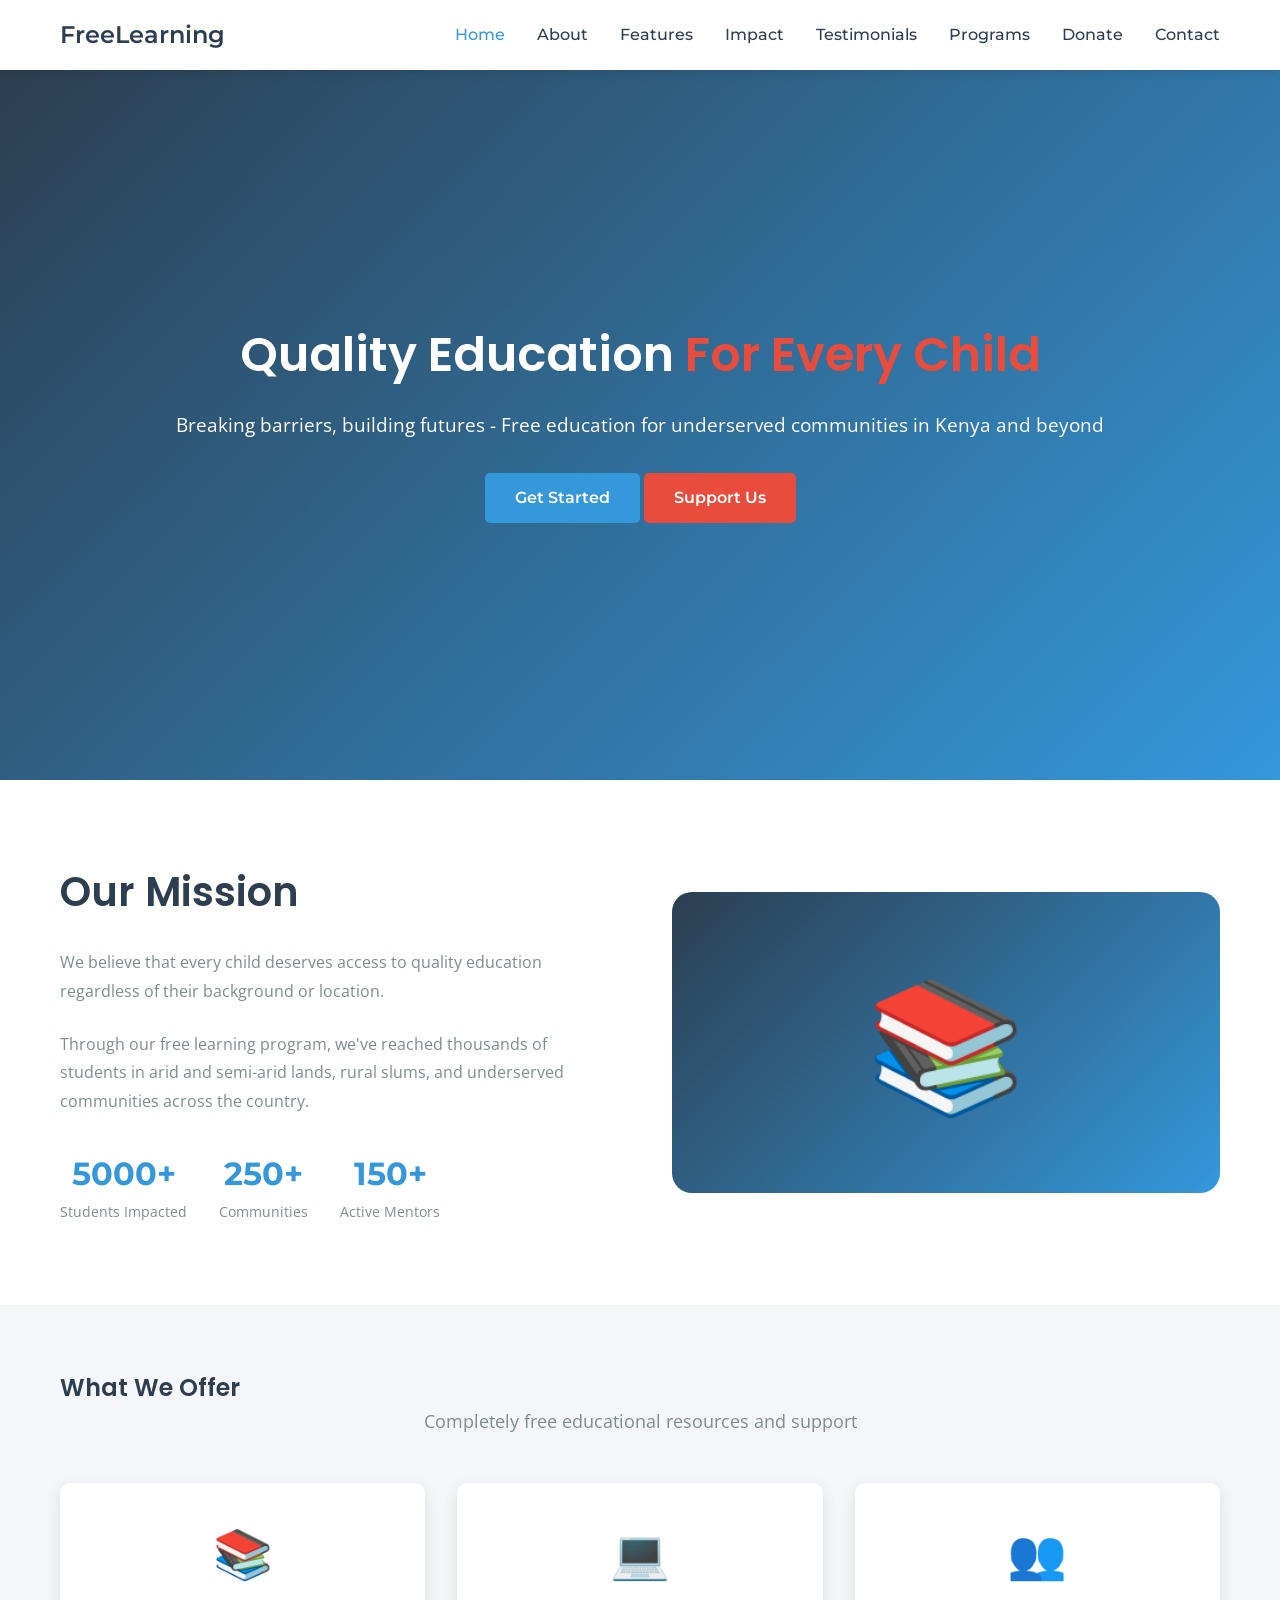
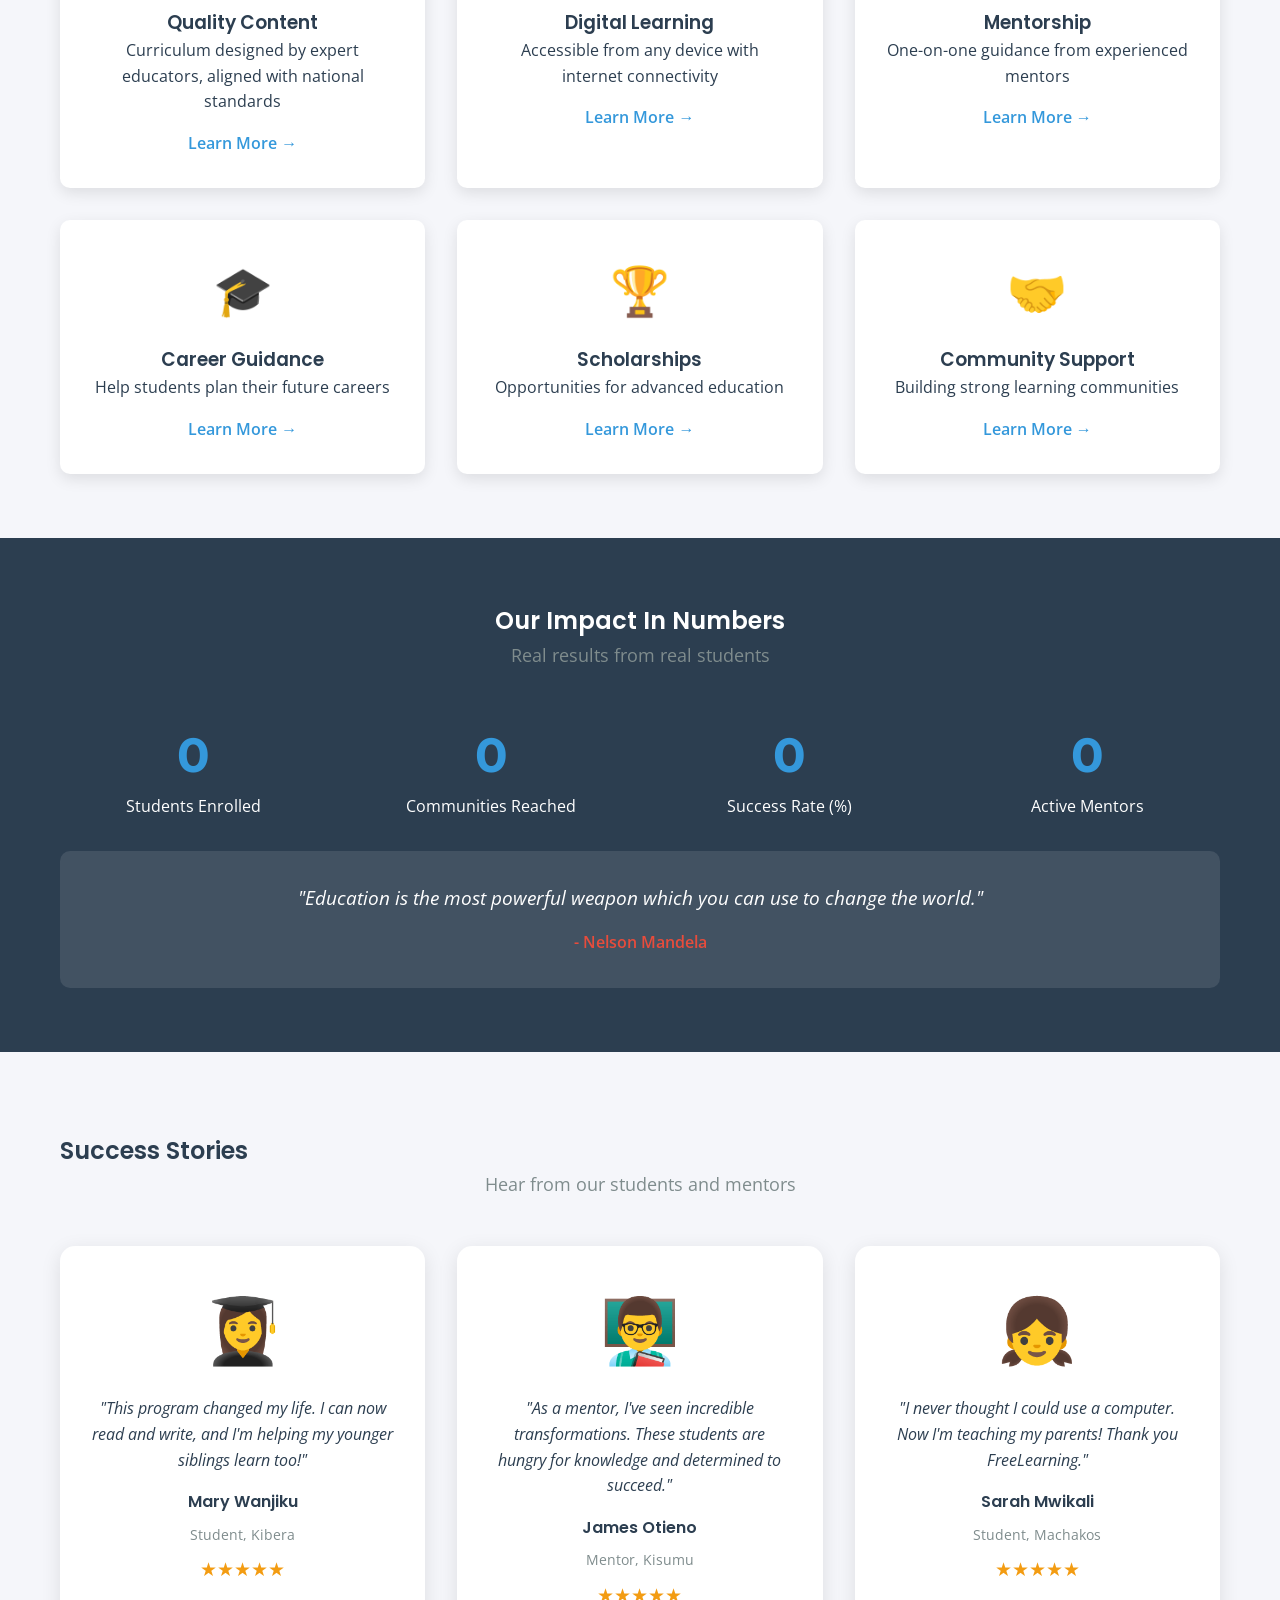
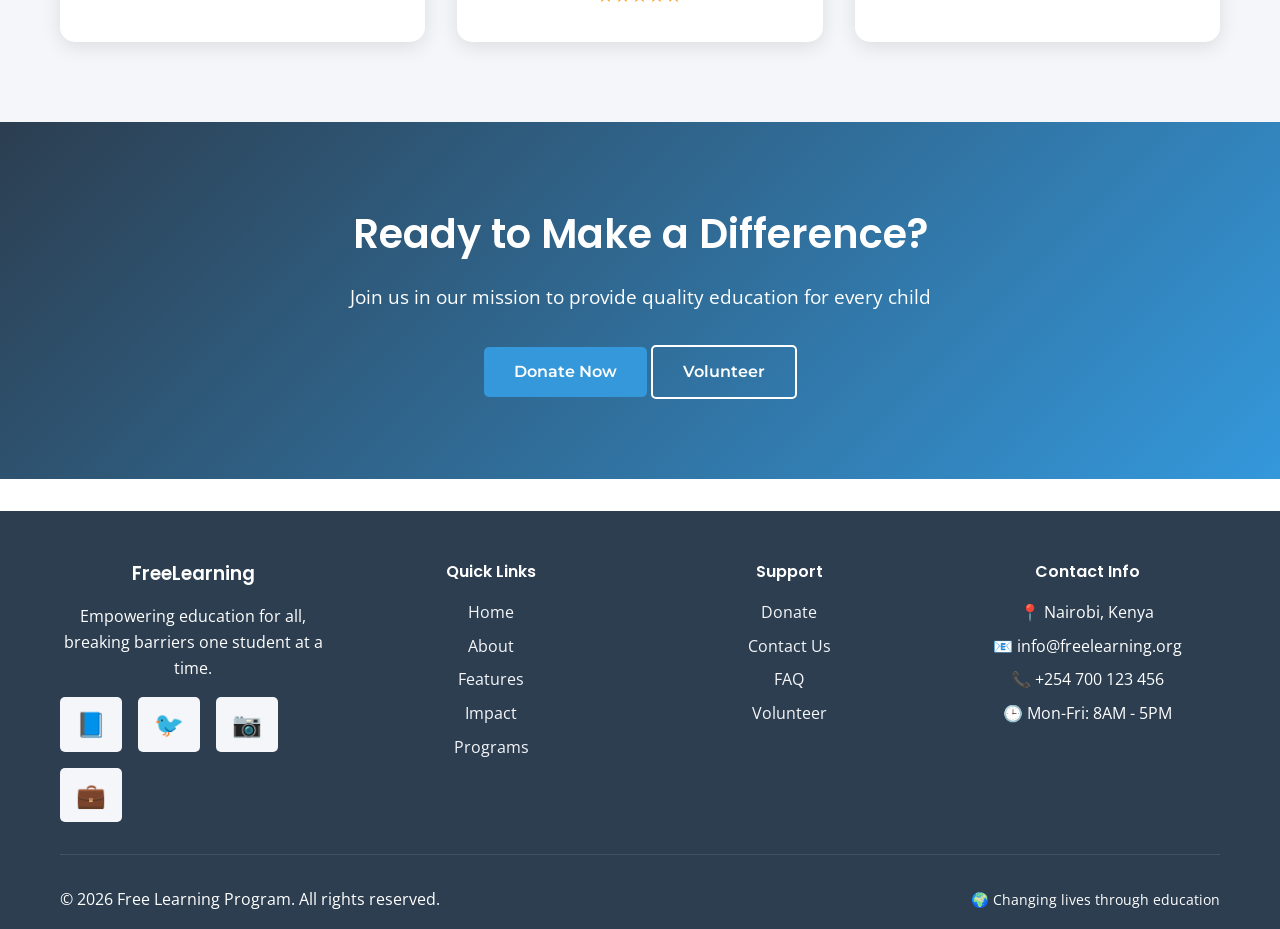
<file: index.html>
<!DOCTYPE html>
<html lang="en">
<head>
    <meta charset="UTF-8">
    <meta name="viewport" content="width=device-width, initial-scale=1.0">
    <title>Free Learning Program - Education For All</title>
    <link rel="stylesheet" href="css/style.css">
</head>
<body>
    <!-- Fixed Navbar -->
    <nav class="navbar">
        <div class="container">
            <div class="logo">
                <h2>FreeLearning</h2>
            </div>
            <ul class="nav-links">
                <li><a href="#home" class="active">Home</a></li>
                <li><a href="#about">About</a></li>
                <li><a href="#features">Features</a></li>
                <li><a href="#stats">Impact</a></li>
                <li><a href="#testimonials">Testimonials</a></li>
                <li><a href="programs.html">Programs</a></li>
                <li><a href="donations.html">Donate</a></li>
                <li><a href="contacts.html">Contact</a></li>
            </ul>
            <div class="hamburger">☰</div>
        </div>
    </nav>

    <!-- Home Section -->
    <section id="home" class="hero">
        <div class="container">
            <div class="hero-content">
                <h1>Quality Education <span class="highlight">For Every Child</span></h1>
                <p>Breaking barriers, building futures - Free education for underserved communities in Kenya and beyond</p>
                <div class="hero-buttons">
                    <a href="#features" class="btn btn-primary">Get Started</a>
                    <a href="donations.html" class="btn btn-secondary">Support Us</a>
                </div>
            </div>
        </div>
    </section>

    <!-- About Section -->
    <section id="about" class="about">
        <div class="container">
            <div class="about-grid">
                <div class="about-content">
                    <h2>Our Mission</h2>
                    <p>We believe that every child deserves access to quality education regardless of their background or location.</p>
                    <p>Through our free learning program, we've reached thousands of students in arid and semi-arid lands, rural slums, and underserved communities across the country.</p>
                    <div class="mission-stats">
                        <div class="mission-stat">
                            <span class="stat-number">5000+</span>
                            <span class="stat-label">Students Impacted</span>
                        </div>
                        <div class="mission-stat">
                            <span class="stat-number">250+</span>
                            <span class="stat-label">Communities</span>
                        </div>
                        <div class="mission-stat">
                            <span class="stat-number">150+</span>
                            <span class="stat-label">Active Mentors</span>
                        </div>
                    </div>
                </div>
                <div class="about-image">
                    <div class="image-placeholder">📚</div>
                </div>
            </div>
        </div>
    </section>

    <!-- Features Section -->
    <section id="features" class="features">
        <div class="container">
            <h2>What We Offer</h2>
            <p class="section-subtitle">Completely free educational resources and support</p>
            <div class="features-grid">
                <div class="feature-card">
                    <div class="feature-icon">📚</div>
                    <h3>Quality Content</h3>
                    <p>Curriculum designed by expert educators, aligned with national standards</p>
                    <a href="programs.html" class="feature-link">Learn More →</a>
                </div>
                <div class="feature-card">
                    <div class="feature-icon">💻</div>
                    <h3>Digital Learning</h3>
                    <p>Accessible from any device with internet connectivity</p>
                    <a href="programs.html" class="feature-link">Learn More →</a>
                </div>
                <div class="feature-card">
                    <div class="feature-icon">👥</div>
                    <h3>Mentorship</h3>
                    <p>One-on-one guidance from experienced mentors</p>
                    <a href="programs.html" class="feature-link">Learn More →</a>
                </div>
                <div class="feature-card">
                    <div class="feature-icon">🎓</div>
                    <h3>Career Guidance</h3>
                    <p>Help students plan their future careers</p>
                    <a href="programs.html" class="feature-link">Learn More →</a>
                </div>
                <div class="feature-card">
                    <div class="feature-icon">🏆</div>
                    <h3>Scholarships</h3>
                    <p>Opportunities for advanced education</p>
                    <a href="donations.html" class="feature-link">Learn More →</a>
                </div>
                <div class="feature-card">
                    <div class="feature-icon">🤝</div>
                    <h3>Community Support</h3>
                    <p>Building strong learning communities</p>
                    <a href="contacts.html" class="feature-link">Learn More →</a>
                </div>
            </div>
        </div>
    </section>

    <!-- Stats Section with Live API Data -->
    <section id="stats" class="stats">
        <div class="container">
            <h2>Our Impact In Numbers</h2>
            <p class="section-subtitle">Real results from real students</p>
            <div class="stats-grid" id="stats-container">
                <div class="stat-item">
                    <div class="stat-number-animated" data-target="5000">0</div>
                    <p>Students Enrolled</p>
                </div>
                <div class="stat-item">
                    <div class="stat-number-animated" data-target="250">0</div>
                    <p>Communities Reached</p>
                </div>
                <div class="stat-item">
                    <div class="stat-number-animated" data-target="85">0</div>
                    <p>Success Rate (%)</p>
                </div>
                <div class="stat-item">
                    <div class="stat-number-animated" data-target="150">0</div>
                    <p>Active Mentors</p>
                </div>
            </div>
            <div id="api-quote" class="motivational-quote"></div>
        </div>
    </section>

    <!-- Testimonials Section -->
    <section id="testimonials" class="testimonials">
        <div class="container">
            <h2>Success Stories</h2>
            <p class="section-subtitle">Hear from our students and mentors</p>
            <div class="testimonials-grid">
                <div class="testimonial-card">
                    <div class="testimonial-image">👩‍🎓</div>
                    <p class="testimonial-text">"This program changed my life. I can now read and write, and I'm helping my younger siblings learn too!"</p>
                    <h4>Mary Wanjiku</h4>
                    <p class="testimonial-role">Student, Kibera</p>
                    <div class="rating">★★★★★</div>
                </div>
                <div class="testimonial-card">
                    <div class="testimonial-image">👨‍🏫</div>
                    <p class="testimonial-text">"As a mentor, I've seen incredible transformations. These students are hungry for knowledge and determined to succeed."</p>
                    <h4>James Otieno</h4>
                    <p class="testimonial-role">Mentor, Kisumu</p>
                    <div class="rating">★★★★★</div>
                </div>
                <div class="testimonial-card">
                    <div class="testimonial-image">👧</div>
                    <p class="testimonial-text">"I never thought I could use a computer. Now I'm teaching my parents! Thank you FreeLearning."</p>
                    <h4>Sarah Mwikali</h4>
                    <p class="testimonial-role">Student, Machakos</p>
                    <div class="rating">★★★★★</div>
                </div>
            </div>
        </div>
    </section>

    <!-- Call to Action Section -->
    <section class="cta">
        <div class="container">
            <div class="cta-content">
                <h2>Ready to Make a Difference?</h2>
                <p>Join us in our mission to provide quality education for every child</p>
                <div class="cta-buttons">
                    <a href="donations.html" class="btn btn-primary">Donate Now</a>
                    <a href="contacts.html" class="btn btn-outline-light">Volunteer</a>
                </div>
            </div>
        </div>
    </section>

    <!-- Footer -->
    <footer class="footer">
        <div class="container">
            <div class="footer-grid">
                <div class="footer-section">
                    <h3>FreeLearning</h3>
                    <p>Empowering education for all, breaking barriers one student at a time.</p>
                    <div class="social-icons">
                        <a href="#" class="social-icon">📘</a>
                        <a href="#" class="social-icon">🐦</a>
                        <a href="#" class="social-icon">📷</a>
                        <a href="#" class="social-icon">💼</a>
                    </div>
                </div>
                <div class="footer-section">
                    <h4>Quick Links</h4>
                    <ul>
                        <li><a href="#home">Home</a></li>
                        <li><a href="#about">About</a></li>
                        <li><a href="#features">Features</a></li>
                        <li><a href="#stats">Impact</a></li>
                        <li><a href="programs.html">Programs</a></li>
                    </ul>
                </div>
                <div class="footer-section">
                    <h4>Support</h4>
                    <ul>
                        <li><a href="donations.html">Donate</a></li>
                        <li><a href="contacts.html">Contact Us</a></li>
                        <li><a href="#">FAQ</a></li>
                        <li><a href="#">Volunteer</a></li>
                    </ul>
                </div>
                <div class="footer-section">
                    <h4>Contact Info</h4>
                    <ul>
                        <li>📍 Nairobi, Kenya</li>
                        <li>📧 info@freelearning.org</li>
                        <li>📞 +254 700 123 456</li>
                        <li>🕒 Mon-Fri: 8AM - 5PM</li>
                    </ul>
                </div>
            </div>
            <div class="footer-bottom">
                <p>&copy; 2026 Free Learning Program. All rights reserved.</p>
                <div id="weather-widget"></div>
            </div>
        </div>
    </footer>

    <script src="js/main.js"></script>
    <script src="js/api.js"></script>
</body>
</html>
</file>
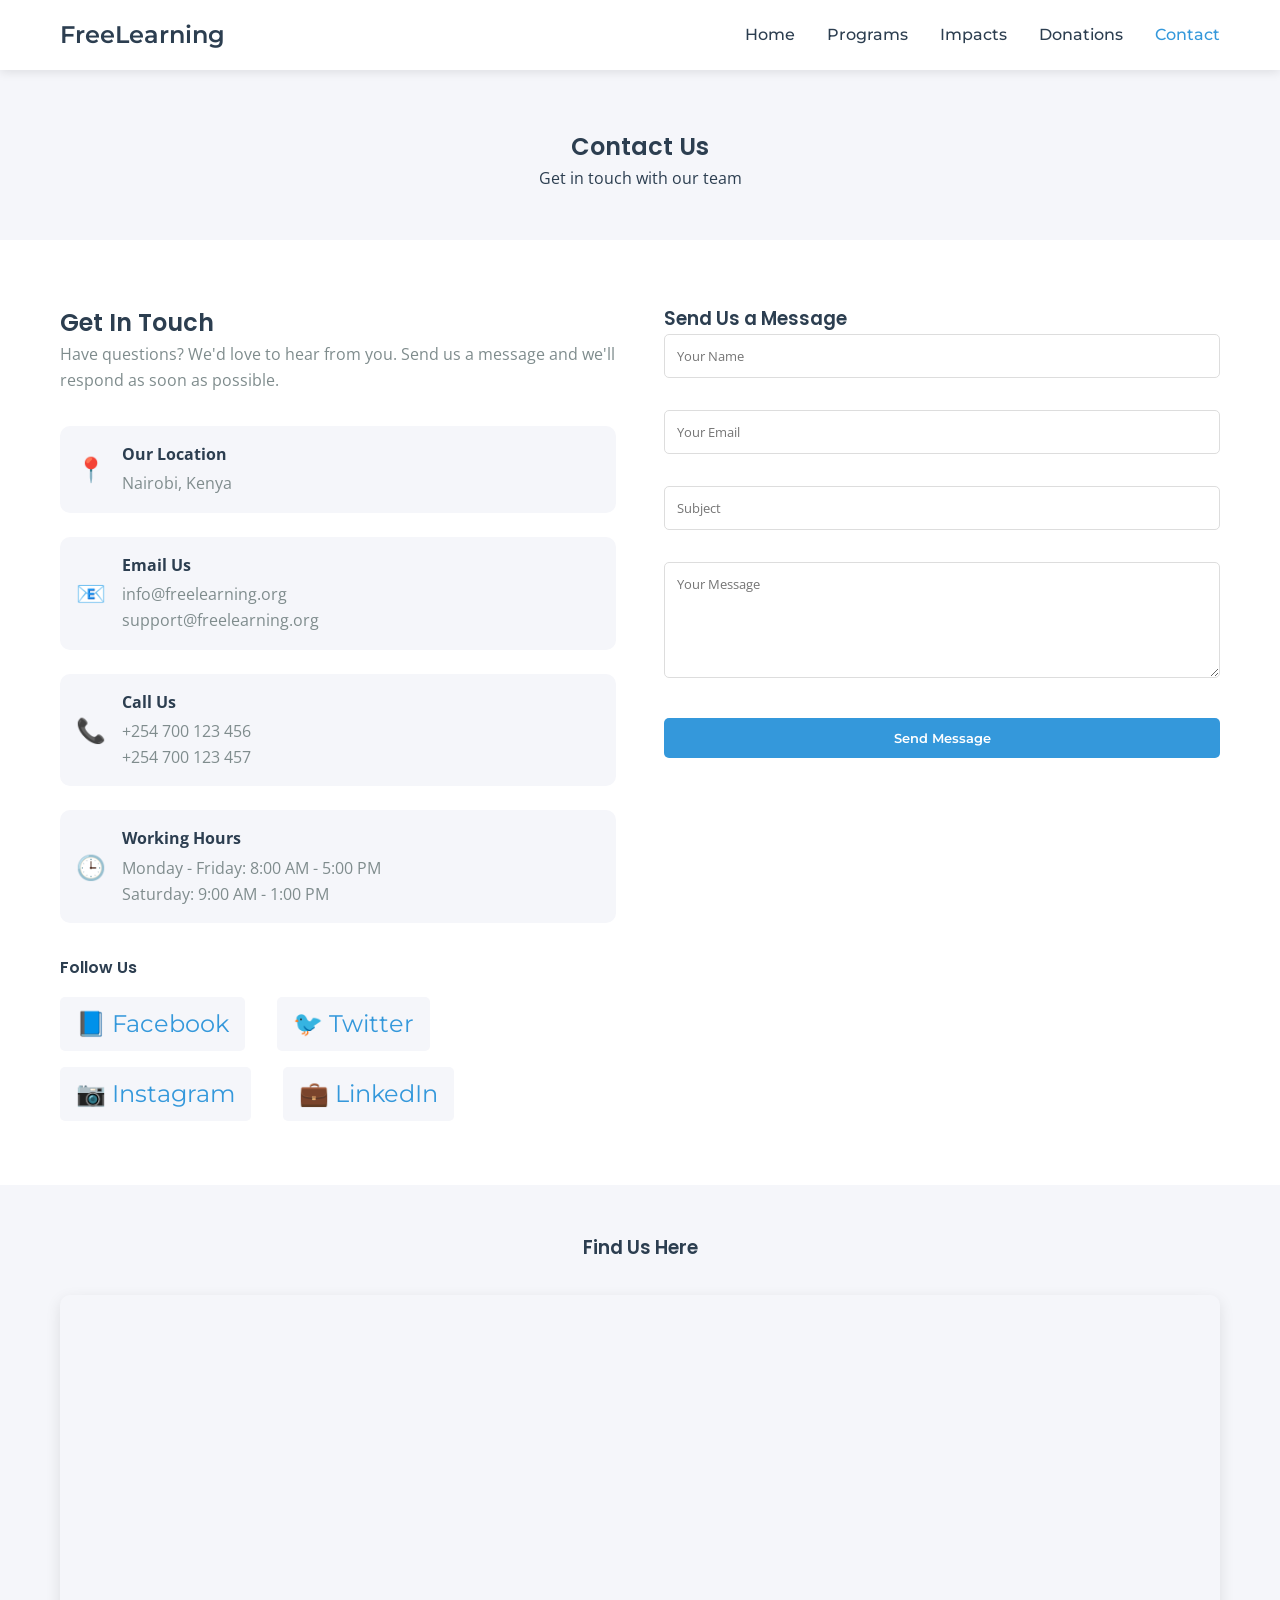
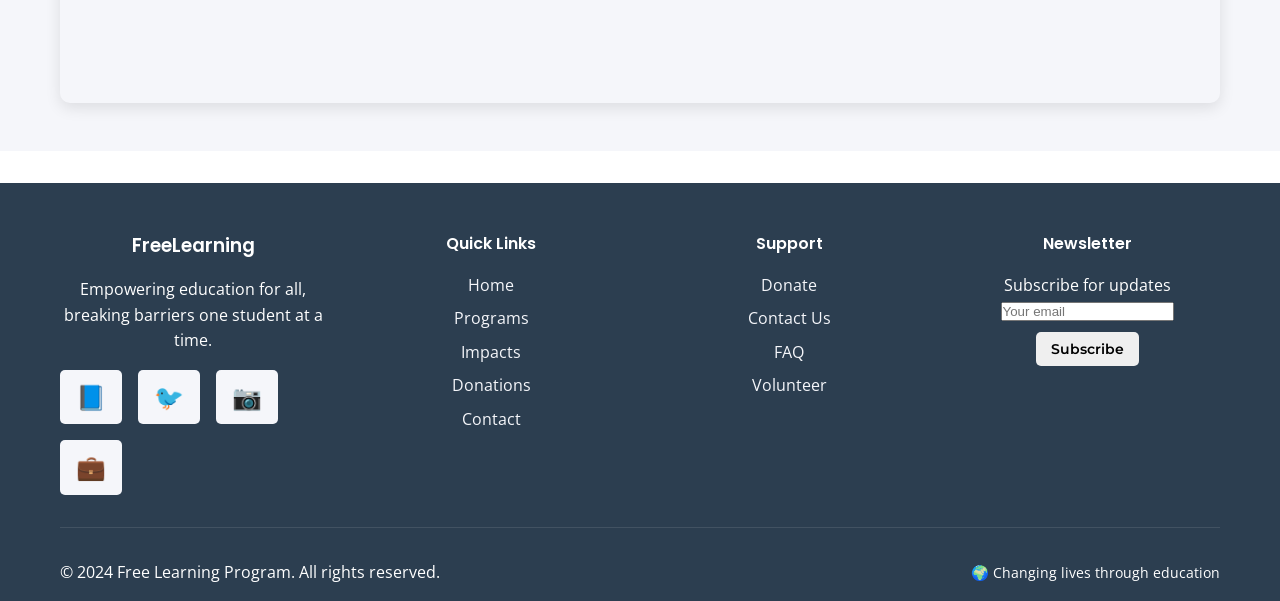
<file: contacts.html>
<!DOCTYPE html>
<html lang="en">
<head>
    <meta charset="UTF-8">
    <meta name="viewport" content="width=device-width, initial-scale=1.0">
    <title>Contact Us - Free Learning Program</title>
    <link rel="stylesheet" href="css/style.css">
</head>
<body>
    <!-- Navbar -->
    <nav class="navbar">
        <div class="container">
            <div class="logo">
                <h2>FreeLearning</h2>
            </div>
            <ul class="nav-links">
                <li><a href="index.html">Home</a></li>
                <li><a href="programs.html">Programs</a></li>
                <li><a href="impacts.html">Impacts</a></li>
                <li><a href="donations.html">Donations</a></li>
                <li><a href="contacts.html" class="active">Contact</a></li>
            </ul>
            <div class="hamburger">☰</div>
        </div>
    </nav>

    <!-- Page Header -->
    <section class="page-header">
        <div class="container">
            <h1>Contact Us</h1>
            <p>Get in touch with our team</p>
        </div>
    </section>

    <!-- Contact Section -->
    <section class="contact">
        <div class="container">
            <div class="contact-grid">
                <div class="contact-info">
                    <h2>Get In Touch</h2>
                    <p class="contact-description">Have questions? We'd love to hear from you. Send us a message and we'll respond as soon as possible.</p>
                    
                    <div class="info-item">
                        <span>📍</span>
                        <div>
                            <strong>Our Location</strong>
                            <p>Nairobi, Kenya</p>
                        </div>
                    </div>
                    
                    <div class="info-item">
                        <span>📧</span>
                        <div>
                            <strong>Email Us</strong>
                            <p>info@freelearning.org</p>
                            <p>support@freelearning.org</p>
                        </div>
                    </div>
                    
                    <div class="info-item">
                        <span>📞</span>
                        <div>
                            <strong>Call Us</strong>
                            <p>+254 700 123 456</p>
                            <p>+254 700 123 457</p>
                        </div>
                    </div>
                    
                    <div class="info-item">
                        <span>🕒</span>
                        <div>
                            <strong>Working Hours</strong>
                            <p>Monday - Friday: 8:00 AM - 5:00 PM</p>
                            <p>Saturday: 9:00 AM - 1:00 PM</p>
                        </div>
                    </div>

                    <div class="social-links">
                        <h4>Follow Us</h4>
                        <div class="social-icons">
                            <a href="#" class="social-icon">📘 Facebook</a>
                            <a href="#" class="social-icon">🐦 Twitter</a>
                            <a href="#" class="social-icon">📷 Instagram</a>
                            <a href="#" class="social-icon">💼 LinkedIn</a>
                        </div>
                    </div>
                </div>
                
                <div class="contact-form">
                    <h3>Send Us a Message</h3>
                    <form id="contactForm">
                        <div class="form-group">
                            <input type="text" id="name" placeholder="Your Name" required>
                        </div>
                        <div class="form-group">
                            <input type="email" id="email" placeholder="Your Email" required>
                        </div>
                        <div class="form-group">
                            <input type="text" id="subject" placeholder="Subject" required>
                        </div>
                        <div class="form-group">
                            <textarea id="message" rows="5" placeholder="Your Message" required></textarea>
                        </div>
                        <button type="submit" class="btn btn-primary">Send Message</button>
                        <div id="contact-message" class="form-message"></div>
                    </form>
                </div>
            </div>
        </div>
    </section>

    <!-- Map Section -->
    <section class="map-section">
        <div class="container">
            <h3>Find Us Here</h3>
            <div class="map-placeholder">
                <div class="map-embed">
                    <iframe 
                        src="https://www.google.com/maps/embed?pb=!1m18!1m12!1m3!1d255282.35887743752!2d36.6827849455078!3d-1.3028617999999998!2m3!1f0!2f0!3f0!3m2!1i1024!2i768!4f13.1!3m3!1m2!1s0x182f1172d84d49a7%3A0xf7cf0254b297924c!2sNairobi%2C%20Kenya!5e0!3m2!1sen!2s!4v1700000000000!5m2!1sen!2s" 
                        width="100%" 
                        height="400" 
                        style="border:0;" 
                        allowfullscreen="" 
                        loading="lazy">
                    </iframe>
                </div>
            </div>
        </div>
    </section>

    <!-- Footer -->
    <footer class="footer">
        <div class="container">
            <div class="footer-grid">
                <div class="footer-section">
                    <h3>FreeLearning</h3>
                    <p>Empowering education for all, breaking barriers one student at a time.</p>
                    <div class="social-icons">
                        <a href="#" class="social-icon">📘</a>
                        <a href="#" class="social-icon">🐦</a>
                        <a href="#" class="social-icon">📷</a>
                        <a href="#" class="social-icon">💼</a>
                    </div>
                </div>
                <div class="footer-section">
                    <h4>Quick Links</h4>
                    <ul>
                        <li><a href="index.html">Home</a></li>
                        <li><a href="programs.html">Programs</a></li>
                        <li><a href="impacts.html">Impacts</a></li>
                        <li><a href="donations.html">Donations</a></li>
                        <li><a href="contacts.html">Contact</a></li>
                    </ul>
                </div>
                <div class="footer-section">
                    <h4>Support</h4>
                    <ul>
                        <li><a href="donations.html">Donate</a></li>
                        <li><a href="contacts.html">Contact Us</a></li>
                        <li><a href="#">FAQ</a></li>
                        <li><a href="#">Volunteer</a></li>
                    </ul>
                </div>
                <div class="footer-section">
                    <h4>Newsletter</h4>
                    <p>Subscribe for updates</p>
                    <form id="newsletterForm">
                        <input type="email" placeholder="Your email" required>
                        <button type="submit" class="btn btn-small">Subscribe</button>
                    </form>
                </div>
            </div>
            <div class="footer-bottom">
                <p>&copy; 2024 Free Learning Program. All rights reserved.</p>
                <div id="weather-widget"></div>
            </div>
        </div>
    </footer>

    <script src="js/main.js"></script>
    <script src="js/api.js"></script>
</body>
</html>
</file>
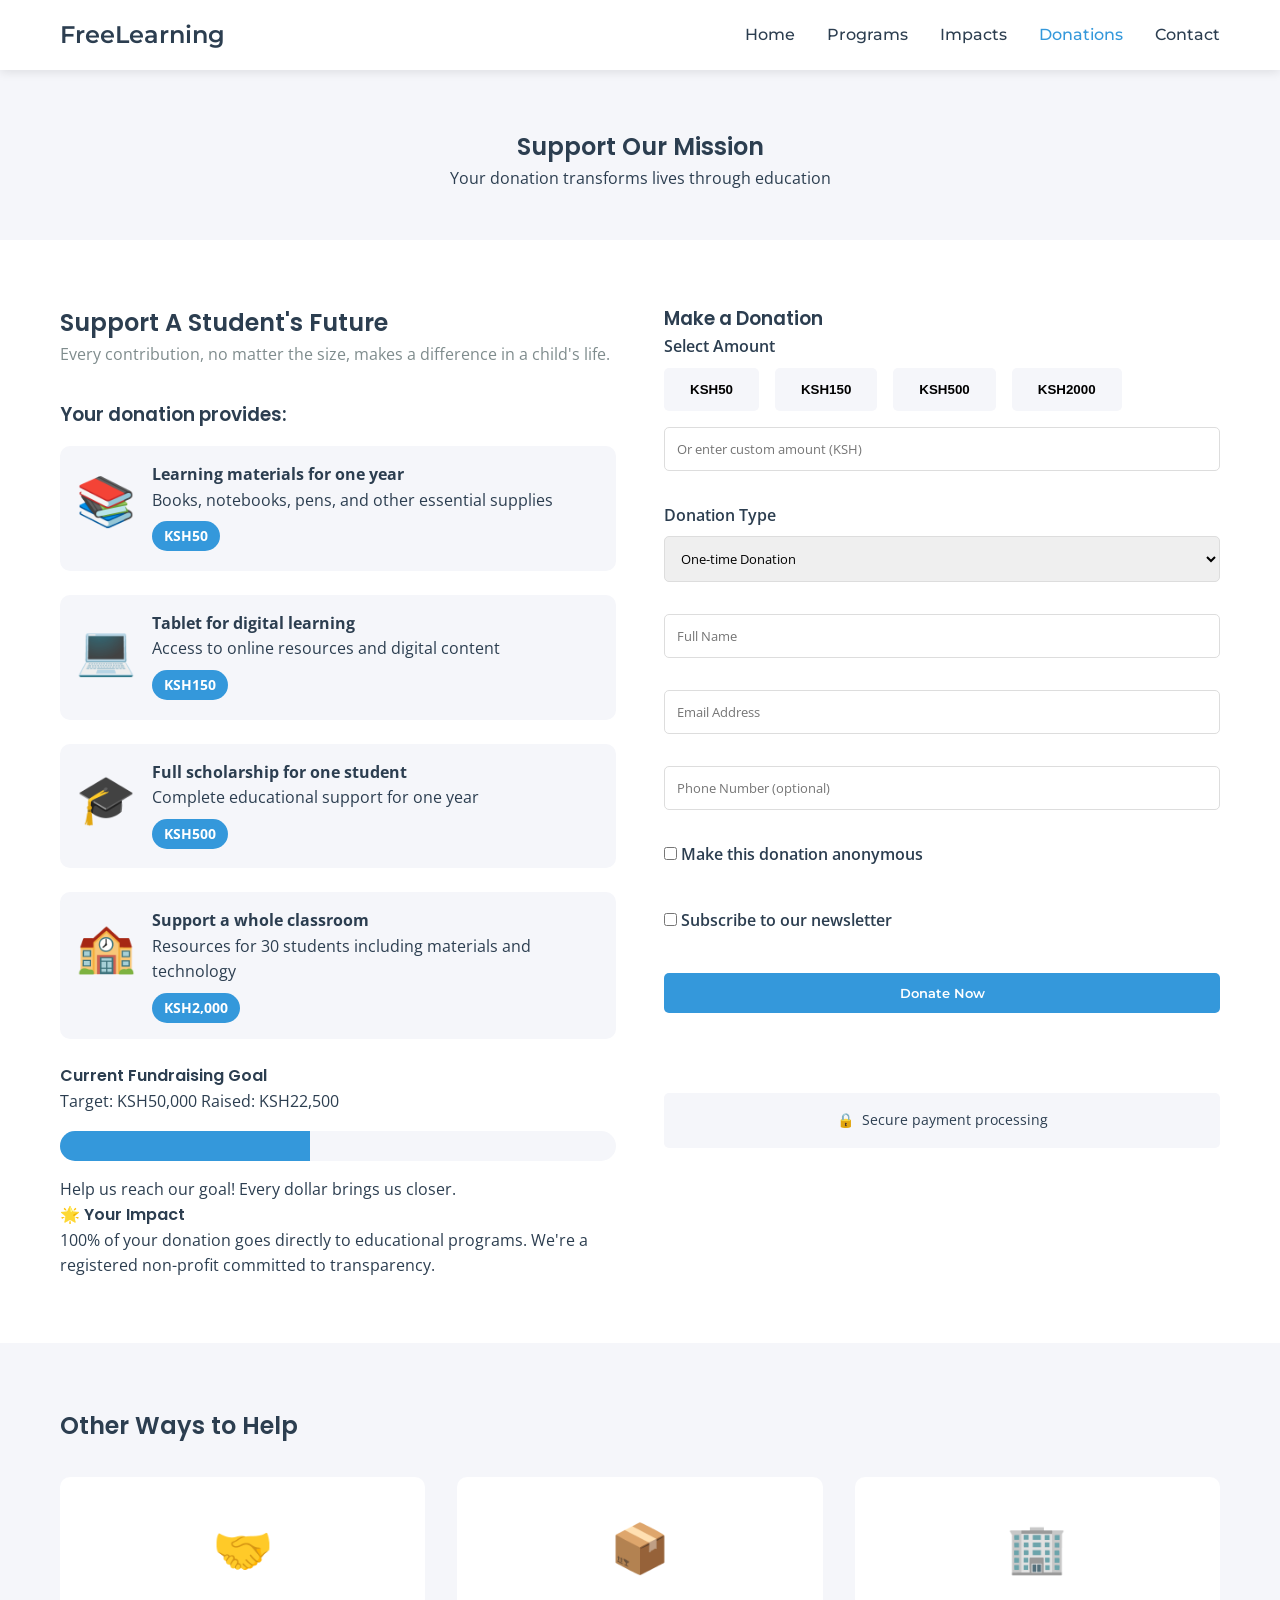
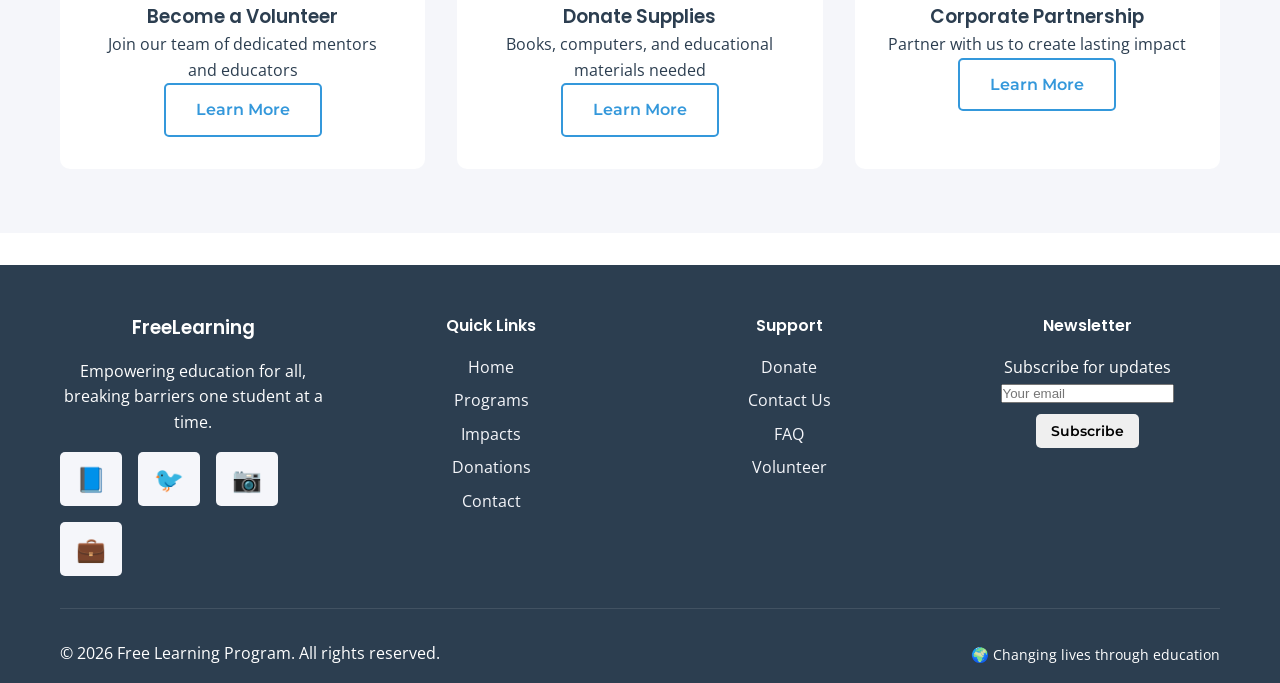
<file: donations.html>
<!DOCTYPE html>
<html lang="en">
<head>
    <meta charset="UTF-8">
    <meta name="viewport" content="width=device-width, initial-scale=1.0">
    <title>Support Us - Free Learning Program</title>
    <link rel="stylesheet" href="css/style.css">
</head>
<body>
    <!-- Navbar -->
    <nav class="navbar">
        <div class="container">
            <div class="logo">
                <h2>FreeLearning</h2>
            </div>
            <ul class="nav-links">
                <li><a href="index.html">Home</a></li>
                <li><a href="programs.html">Programs</a></li>
                <li><a href="impacts.html">Impacts</a></li>
                <li><a href="donations.html" class="active">Donations</a></li>
                <li><a href="contacts.html">Contact</a></li>
            </ul>
            <div class="hamburger">☰</div>
        </div>
    </nav>

    <!-- Page Header -->
    <section class="page-header">
        <div class="container">
            <h1>Support Our Mission</h1>
            <p>Your donation transforms lives through education</p>
        </div>
    </section>

    <!-- Donations Section -->
    <section class="donations">
        <div class="container">
            <div class="donations-wrapper">
                <div class="donation-info">
                    <h2>Support A Student's Future</h2>
                    <p class="donation-description">Every contribution, no matter the size, makes a difference in a child's life.</p>
                    
                    <h3>Your donation provides:</h3>
                    <ul class="donation-benefits">
                        <li>
                            <span class="benefit-icon">📚</span>
                            <div>
                                <strong>Learning materials for one year</strong>
                                <p>Books, notebooks, pens, and other essential supplies</p>
                                <span class="benefit-amount">KSH50</span>
                            </div>
                        </li>
                        <li>
                            <span class="benefit-icon">💻</span>
                            <div>
                                <strong>Tablet for digital learning</strong>
                                <p>Access to online resources and digital content</p>
                                <span class="benefit-amount">KSH150</span>
                            </div>
                        </li>
                        <li>
                            <span class="benefit-icon">🎓</span>
                            <div>
                                <strong>Full scholarship for one student</strong>
                                <p>Complete educational support for one year</p>
                                <span class="benefit-amount">KSH500</span>
                            </div>
                        </li>
                        <li>
                            <span class="benefit-icon">🏫</span>
                            <div>
                                <strong>Support a whole classroom</strong>
                                <p>Resources for 30 students including materials and technology</p>
                                <span class="benefit-amount">KSH2,000</span>
                            </div>
                        </li>
                    </ul>

                    <div class="current-goal">
                        <h4>Current Fundraising Goal</h4>
                        <div class="goal-stats">
                            <span class="goal-target">Target: KSH50,000</span>
                            <span class="goal-raised">Raised: KSH22,500</span>
                        </div>
                        <div class="progress-bar">
                            <div class="progress" style="width: 45%"></div>
                        </div>
                        <p class="goal-message">Help us reach our goal! Every dollar brings us closer.</p>
                    </div>

                    <div class="impact-note">
                        <h4>🌟 Your Impact</h4>
                        <p>100% of your donation goes directly to educational programs. We're a registered non-profit committed to transparency.</p>
                    </div>
                </div>
                
                <div class="donation-form">
                    <h3>Make a Donation</h3>
                    <form id="donationForm">
                        <div class="form-group">
                            <label>Select Amount</label>
                            <div class="amount-buttons">
                                <button type="button" class="amount-btn" data-amount="50">KSH50</button>
                                <button type="button" class="amount-btn" data-amount="150">KSH150</button>
                                <button type="button" class="amount-btn" data-amount="500">KSH500</button>
                                <button type="button" class="amount-btn" data-amount="2000">KSH2000</button>
                            </div>
                            <input type="number" id="customAmount" placeholder="Or enter custom amount (KSH)">
                        </div>

                        <div class="form-group">
                            <label>Donation Type</label>
                            <select id="donationType">
                                <option value="one-time">One-time Donation</option>
                                <option value="monthly">Monthly Donation</option>
                            </select>
                        </div>

                        <div class="form-group">
                            <input type="text" id="fullName" placeholder="Full Name" required>
                        </div>

                        <div class="form-group">
                            <input type="email" id="email" placeholder="Email Address" required>
                        </div>

                        <div class="form-group">
                            <input type="tel" id="phone" placeholder="Phone Number (optional)">
                        </div>

                        <div class="form-group">
                            <label class="checkbox-label">
                                <input type="checkbox" id="anonymous"> 
                                Make this donation anonymous
                            </label>
                        </div>

                        <div class="form-group">
                            <label class="checkbox-label">
                                <input type="checkbox" id="newsletter"> 
                                Subscribe to our newsletter
                            </label>
                        </div>

                        <button type="submit" class="btn btn-primary btn-block">Donate Now</button>
                        <div id="payment-message" class="form-message"></div>
                    </form>

                    <div class="secure-badge">
                        <span>🔒</span>
                        <p>Secure payment processing</p>
                    </div>
                </div>
            </div>
        </div>
    </section>

    <!-- Other Ways to Help Section -->
    <section class="other-ways">
        <div class="container">
            <h2>Other Ways to Help</h2>
            <div class="ways-grid">
                <div class="way-card">
                    <div class="way-icon">🤝</div>
                    <h3>Become a Volunteer</h3>
                    <p>Join our team of dedicated mentors and educators</p>
                    <a href="contacts.html" class="btn btn-outline">Learn More</a>
                </div>
                <div class="way-card">
                    <div class="way-icon">📦</div>
                    <h3>Donate Supplies</h3>
                    <p>Books, computers, and educational materials needed</p>
                    <a href="contacts.html" class="btn btn-outline">Learn More</a>
                </div>
                <div class="way-card">
                    <div class="way-icon">🏢</div>
                    <h3>Corporate Partnership</h3>
                    <p>Partner with us to create lasting impact</p>
                    <a href="contacts.html" class="btn btn-outline">Learn More</a>
                </div>
            </div>
        </div>
    </section>

    <!-- Footer -->
    <footer class="footer">
        <div class="container">
            <div class="footer-grid">
                <div class="footer-section">
                    <h3>FreeLearning</h3>
                    <p>Empowering education for all, breaking barriers one student at a time.</p>
                    <div class="social-icons">
                        <a href="#" class="social-icon">📘</a>
                        <a href="#" class="social-icon">🐦</a>
                        <a href="#" class="social-icon">📷</a>
                        <a href="#" class="social-icon">💼</a>
                    </div>
                </div>
                <div class="footer-section">
                    <h4>Quick Links</h4>
                    <ul>
                        <li><a href="index.html">Home</a></li>
                        <li><a href="programs.html">Programs</a></li>
                        <li><a href="impacts.html">Impacts</a></li>
                        <li><a href="donations.html">Donations</a></li>
                        <li><a href="contacts.html">Contact</a></li>
                    </ul>
                </div>
                <div class="footer-section">
                    <h4>Support</h4>
                    <ul>
                        <li><a href="donations.html">Donate</a></li>
                        <li><a href="contacts.html">Contact Us</a></li>
                        <li><a href="#">FAQ</a></li>
                        <li><a href="#">Volunteer</a></li>
                    </ul>
                </div>
                <div class="footer-section">
                    <h4>Newsletter</h4>
                    <p>Subscribe for updates</p>
                    <form id="newsletterForm">
                        <input type="email" placeholder="Your email" required>
                        <button type="submit" class="btn btn-small">Subscribe</button>
                    </form>
                </div>
            </div>
            <div class="footer-bottom">
                <p>&copy; 2026 Free Learning Program. All rights reserved.</p>
                <div id="weather-widget"></div>
            </div>
        </div>
    </footer>

    <script src="js/main.js"></script>
    <script src="js/api.js"></script>
</body>
</html>
</file>
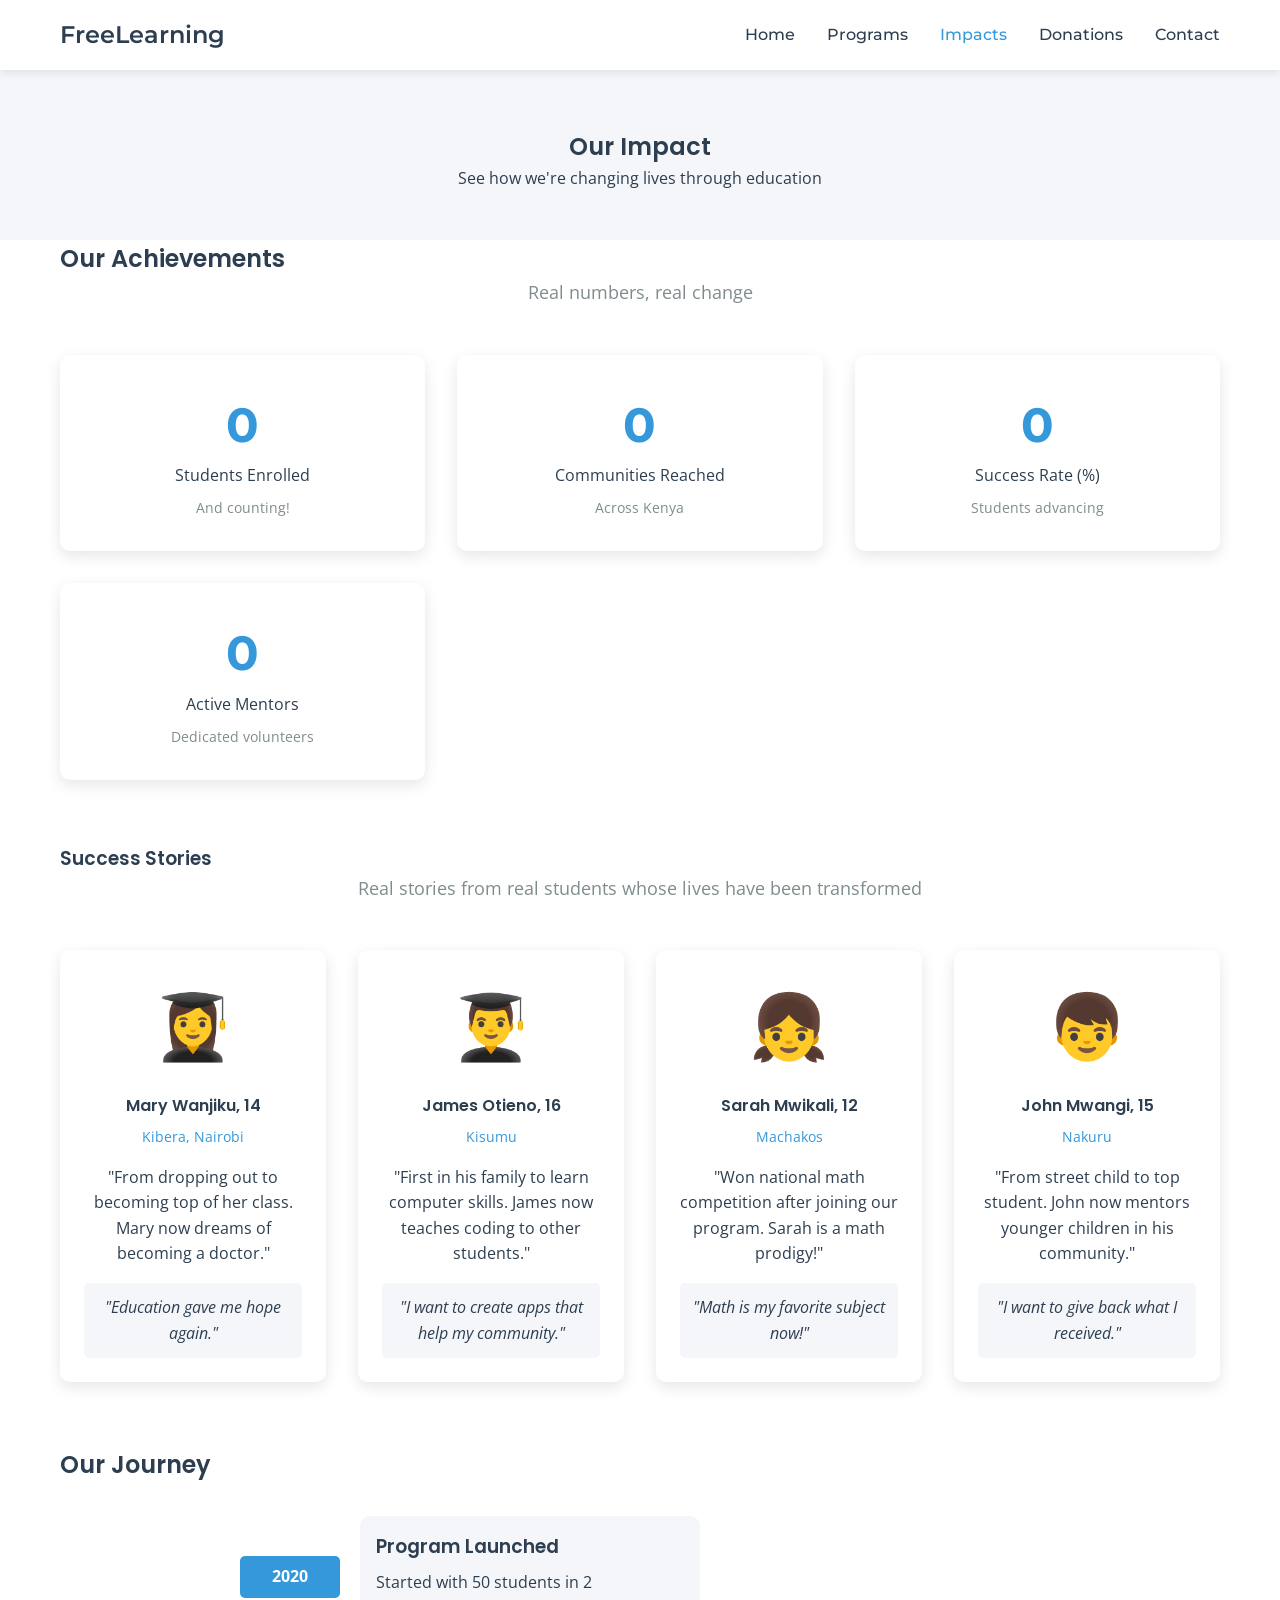
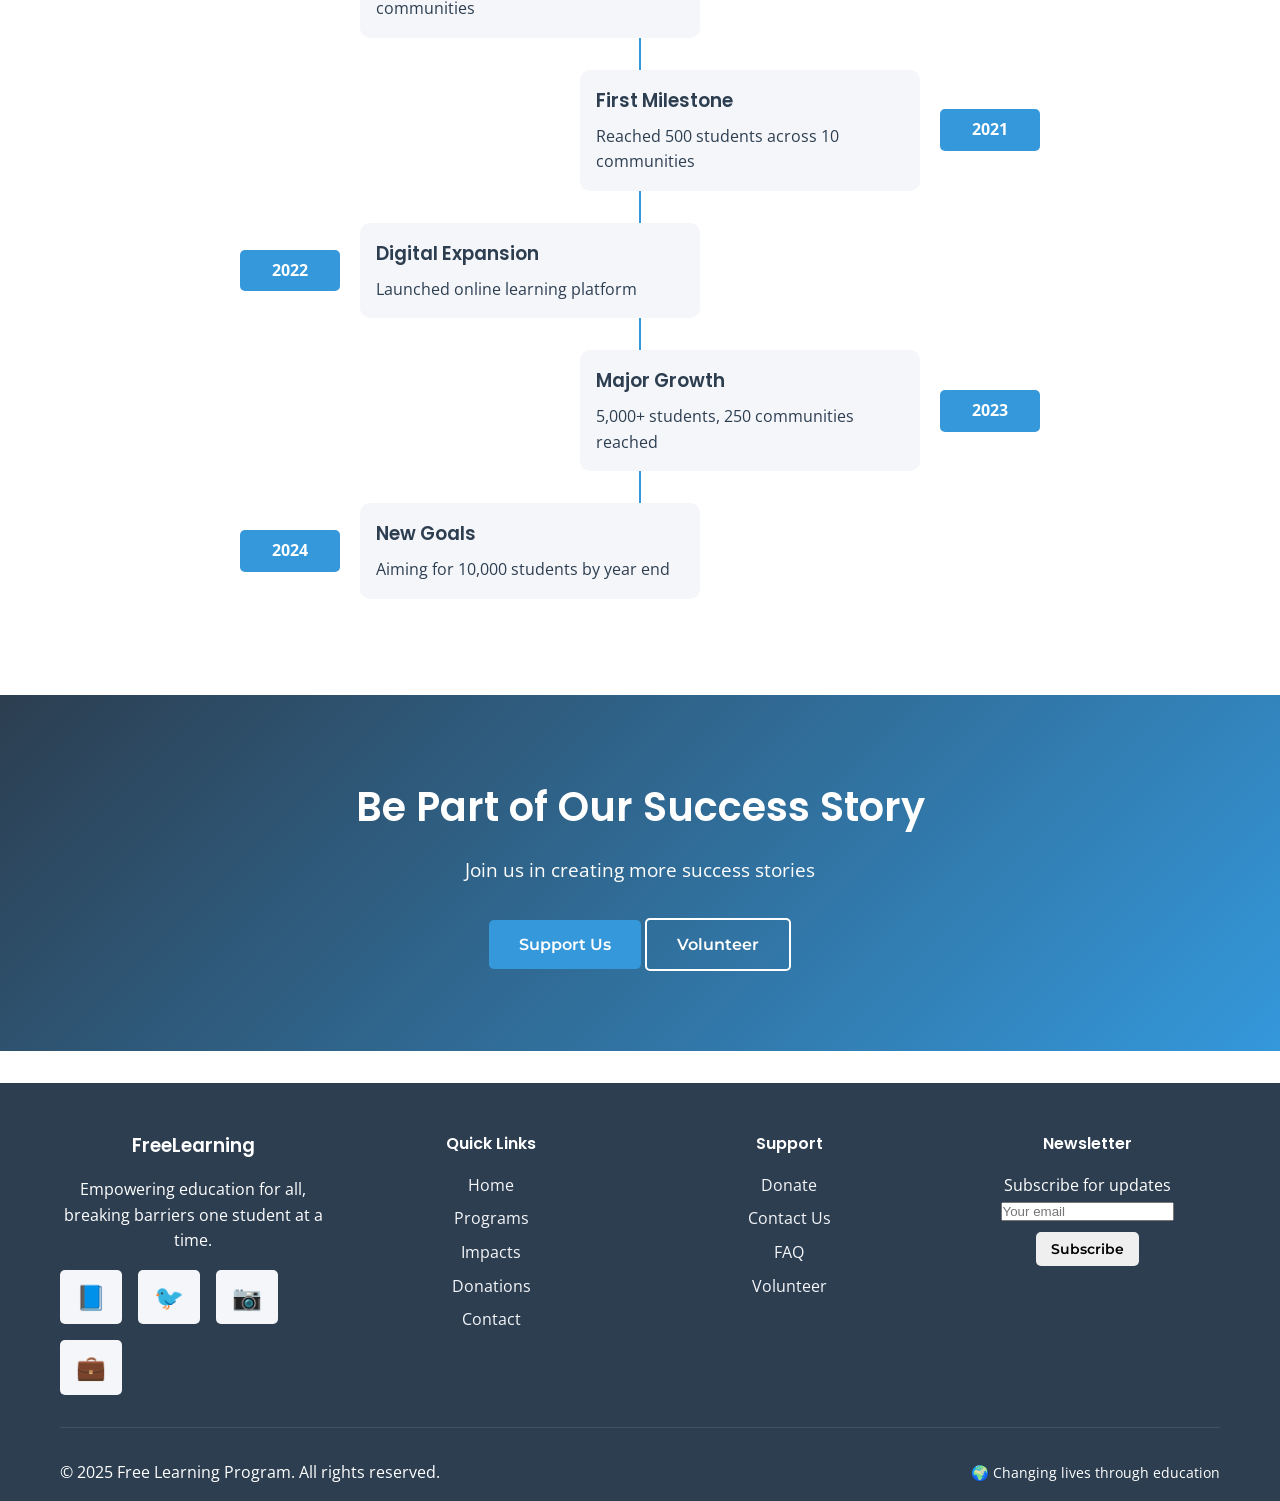
<file: impacts.html>
<!DOCTYPE html>
<html lang="en">
<head>
    <meta charset="UTF-8">
    <meta name="viewport" content="width=device-width, initial-scale=1.0">
    <title>Our Impact - Free Learning Program</title>
    <link rel="stylesheet" href="css/style.css">
</head>
<body>
    <!-- Navbar -->
    <nav class="navbar">
        <div class="container">
            <div class="logo">
                <h2>FreeLearning</h2>
            </div>
            <ul class="nav-links">
                <li><a href="index.html">Home</a></li>
                <li><a href="programs.html">Programs</a></li>
                <li><a href="impacts.html" class="active">Impacts</a></li>
                <li><a href="donations.html">Donations</a></li>
                <li><a href="contacts.html">Contact</a></li>
            </ul>
            <div class="hamburger">☰</div>
        </div>
    </nav>

    <!-- Page Header -->
    <section class="page-header">
        <div class="container">
            <h1>Our Impact</h1>
            <p>See how we're changing lives through education</p>
        </div>
    </section>

    <!-- Impacts Section -->
    <section class="impacts">
        <div class="container">
            <h2>Our Achievements</h2>
            <p class="section-subtitle">Real numbers, real change</p>
            
            <div class="impacts-grid">
                <div class="impact-item">
                    <div class="impact-number" data-count="5000">0</div>
                    <p>Students Enrolled</p>
                    <span class="impact-description">And counting!</span>
                </div>
                <div class="impact-item">
                    <div class="impact-number" data-count="250">0</div>
                    <p>Communities Reached</p>
                    <span class="impact-description">Across Kenya</span>
                </div>
                <div class="impact-item">
                    <div class="impact-number" data-count="85">0</div>
                    <p>Success Rate (%)</p>
                    <span class="impact-description">Students advancing</span>
                </div>
                <div class="impact-item">
                    <div class="impact-number" data-count="150">0</div>
                    <p>Active Mentors</p>
                    <span class="impact-description">Dedicated volunteers</span>
                </div>
            </div>
            
            <div class="success-stories">
                <h3>Success Stories</h3>
                <p class="section-subtitle">Real stories from real students whose lives have been transformed</p>
                
                <div class="stories-grid">
                    <div class="story-card">
                        <div class="story-image">👩‍🎓</div>
                        <h4>Mary Wanjiku, 14</h4>
                        <p class="story-location">Kibera, Nairobi</p>
                        <p class="story-text">"From dropping out to becoming top of her class. Mary now dreams of becoming a doctor."</p>
                        <div class="story-quote">"Education gave me hope again."</div>
                    </div>
                    
                    <div class="story-card">
                        <div class="story-image">👨‍🎓</div>
                        <h4>James Otieno, 16</h4>
                        <p class="story-location">Kisumu</p>
                        <p class="story-text">"First in his family to learn computer skills. James now teaches coding to other students."</p>
                        <div class="story-quote">"I want to create apps that help my community."</div>
                    </div>
                    
                    <div class="story-card">
                        <div class="story-image">👧</div>
                        <h4>Sarah Mwikali, 12</h4>
                        <p class="story-location">Machakos</p>
                        <p class="story-text">"Won national math competition after joining our program. Sarah is a math prodigy!"</p>
                        <div class="story-quote">"Math is my favorite subject now!"</div>
                    </div>

                    <div class="story-card">
                        <div class="story-image">👦</div>
                        <h4>John Mwangi, 15</h4>
                        <p class="story-location">Nakuru</p>
                        <p class="story-text">"From street child to top student. John now mentors younger children in his community."</p>
                        <div class="story-quote">"I want to give back what I received."</div>
                    </div>
                </div>
            </div>
        </div>
    </section>

    <!-- Impact Timeline Section -->
    <section class="timeline">
        <div class="container">
            <h2>Our Journey</h2>
            <div class="timeline-grid">
                <div class="timeline-item">
                    <div class="timeline-year">2020</div>
                    <div class="timeline-content">
                        <h3>Program Launched</h3>
                        <p>Started with 50 students in 2 communities</p>
                    </div>
                </div>
                <div class="timeline-item">
                    <div class="timeline-year">2021</div>
                    <div class="timeline-content">
                        <h3>First Milestone</h3>
                        <p>Reached 500 students across 10 communities</p>
                    </div>
                </div>
                <div class="timeline-item">
                    <div class="timeline-year">2022</div>
                    <div class="timeline-content">
                        <h3>Digital Expansion</h3>
                        <p>Launched online learning platform</p>
                    </div>
                </div>
                <div class="timeline-item">
                    <div class="timeline-year">2023</div>
                    <div class="timeline-content">
                        <h3>Major Growth</h3>
                        <p>5,000+ students, 250 communities reached</p>
                    </div>
                </div>
                <div class="timeline-item">
                    <div class="timeline-year">2024</div>
                    <div class="timeline-content">
                        <h3>New Goals</h3>
                        <p>Aiming for 10,000 students by year end</p>
                    </div>
                </div>
            </div>
        </div>
    </section>

    <!-- Call to Action -->
    <section class="cta">
        <div class="container">
            <div class="cta-content">
                <h2>Be Part of Our Success Story</h2>
                <p>Join us in creating more success stories</p>
                <div class="cta-buttons">
                    <a href="donations.html" class="btn btn-primary">Support Us</a>
                    <a href="contacts.html" class="btn btn-outline-light">Volunteer</a>
                </div>
            </div>
        </div>
    </section>

    <!-- Footer -->
    <footer class="footer">
        <div class="container">
            <div class="footer-grid">
                <div class="footer-section">
                    <h3>FreeLearning</h3>
                    <p>Empowering education for all, breaking barriers one student at a time.</p>
                    <div class="social-icons">
                        <a href="#" class="social-icon">📘</a>
                        <a href="#" class="social-icon">🐦</a>
                        <a href="#" class="social-icon">📷</a>
                        <a href="#" class="social-icon">💼</a>
                    </div>
                </div>
                <div class="footer-section">
                    <h4>Quick Links</h4>
                    <ul>
                        <li><a href="index.html">Home</a></li>
                        <li><a href="programs.html">Programs</a></li>
                        <li><a href="impacts.html">Impacts</a></li>
                        <li><a href="donations.html">Donations</a></li>
                        <li><a href="contacts.html">Contact</a></li>
                    </ul>
                </div>
                <div class="footer-section">
                    <h4>Support</h4>
                    <ul>
                        <li><a href="donations.html">Donate</a></li>
                        <li><a href="contacts.html">Contact Us</a></li>
                        <li><a href="#">FAQ</a></li>
                        <li><a href="#">Volunteer</a></li>
                    </ul>
                </div>
                <div class="footer-section">
                    <h4>Newsletter</h4>
                    <p>Subscribe for updates</p>
                    <form id="newsletterForm">
                        <input type="email" placeholder="Your email" required>
                        <button type="submit" class="btn btn-small">Subscribe</button>
                    </form>
                </div>
            </div>
            <div class="footer-bottom">
                <p>&copy; 2025 Free Learning Program. All rights reserved.</p>
                <div id="weather-widget"></div>
            </div>
        </div>
    </footer>

    <script src="js/main.js"></script>
    <script src="js/api.js"></script>
</body>
</html>
</file>
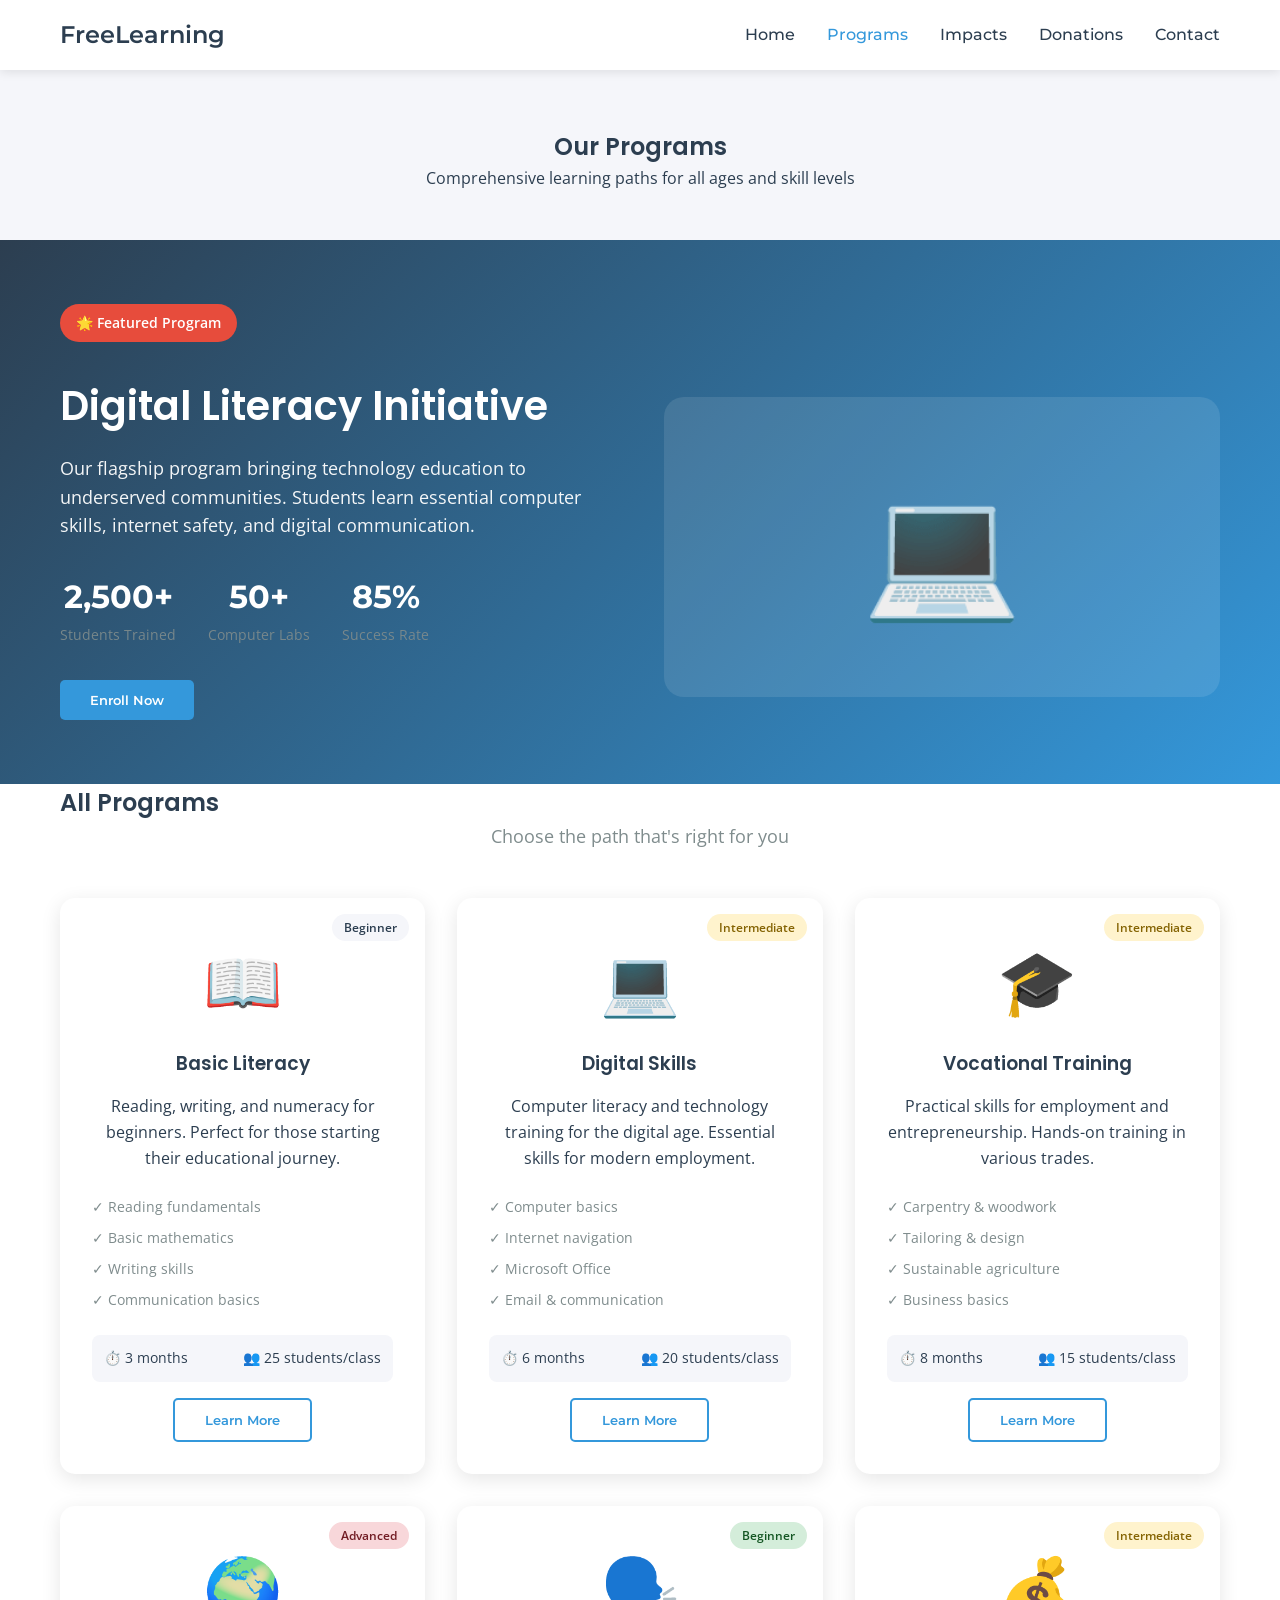
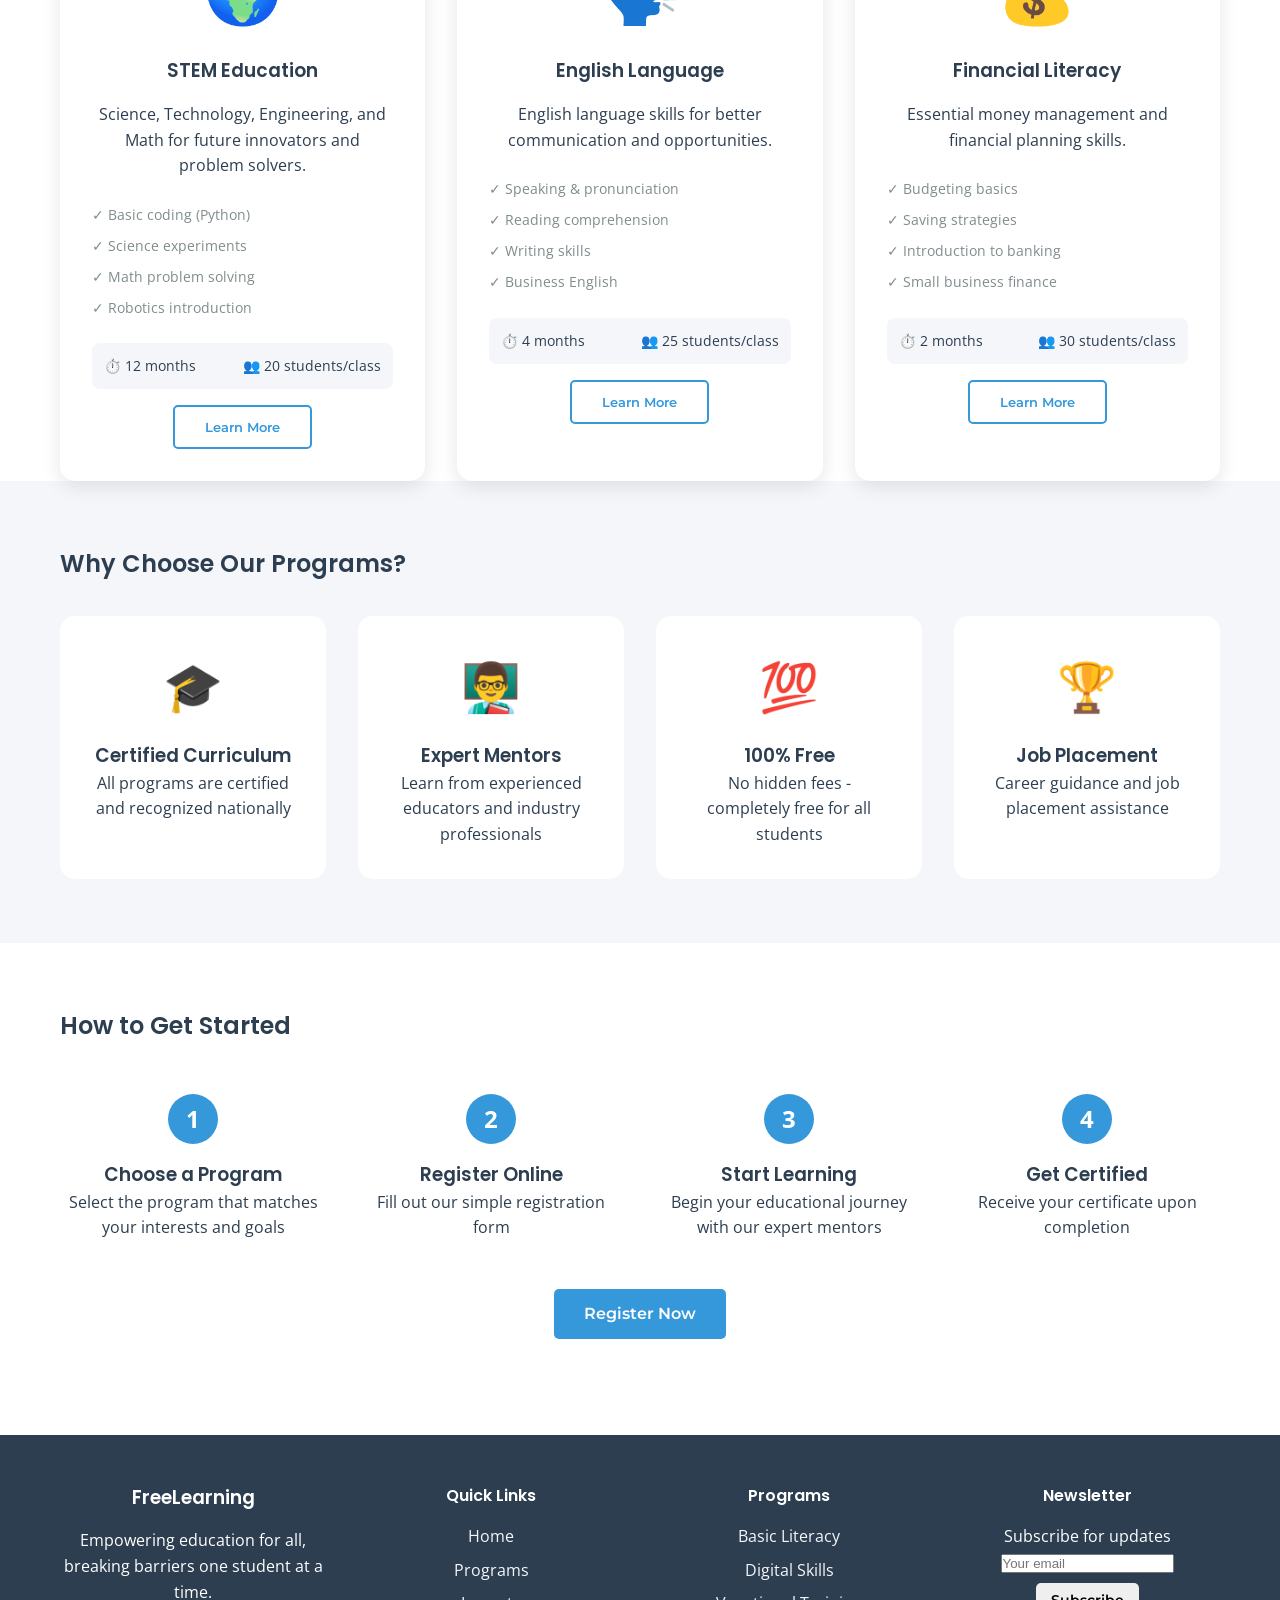
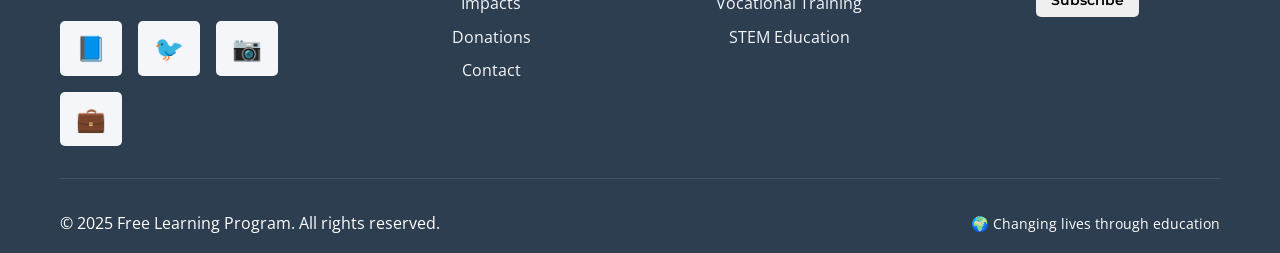
<file: programs.html>
<!DOCTYPE html>
<html lang="en">
<head>
    <meta charset="UTF-8">
    <meta name="viewport" content="width=device-width, initial-scale=1.0">
    <title>Programs - Free Learning Program</title>
    <link rel="stylesheet" href="css/style.css">
</head>
<body>
    <!-- Navbar -->
    <nav class="navbar">
        <div class="container">
            <div class="logo">
                <h2>FreeLearning</h2>
            </div>
            <ul class="nav-links">
                <li><a href="index.html">Home</a></li>
                <li><a href="programs.html" class="active">Programs</a></li>
                <li><a href="impacts.html">Impacts</a></li>
                <li><a href="donations.html">Donations</a></li>
                <li><a href="contacts.html">Contact</a></li>
            </ul>
            <div class="hamburger">☰</div>
        </div>
    </nav>

    <!-- Page Header -->
    <section class="page-header">
        <div class="container">
            <h1>Our Programs</h1>
            <p>Comprehensive learning paths for all ages and skill levels</p>
        </div>
    </section>

    <!-- Featured Program -->
    <section class="featured-program">
        <div class="container">
            <div class="featured-badge">🌟 Featured Program</div>
            <div class="featured-content">
                <div class="featured-info">
                    <h2>Digital Literacy Initiative</h2>
                    <p>Our flagship program bringing technology education to underserved communities. Students learn essential computer skills, internet safety, and digital communication.</p>
                    <div class="featured-stats">
                        <div class="featured-stat">
                            <span class="stat-number">2,500+</span>
                            <span class="stat-label">Students Trained</span>
                        </div>
                        <div class="featured-stat">
                            <span class="stat-number">50+</span>
                            <span class="stat-label">Computer Labs</span>
                        </div>
                        <div class="featured-stat">
                            <span class="stat-number">85%</span>
                            <span class="stat-label">Success Rate</span>
                        </div>
                    </div>
                    <button class="btn btn-primary">Enroll Now</button>
                </div>
                <div class="featured-image">
                    <div class="image-placeholder">💻</div>
                </div>
            </div>
        </div>
    </section>

    <!-- All Programs Section -->
    <section class="programs">
        <div class="container">
            <h2>All Programs</h2>
            <p class="section-subtitle">Choose the path that's right for you</p>
            
            <div class="programs-grid">
                <!-- Program 1: Basic Literacy -->
                <div class="program-card">
                    <div class="program-image">📖</div>
                    <span class="program-level">Beginner</span>
                    <h3>Basic Literacy</h3>
                    <p>Reading, writing, and numeracy for beginners. Perfect for those starting their educational journey.</p>
                    <ul class="program-features">
                        <li>✓ Reading fundamentals</li>
                        <li>✓ Basic mathematics</li>
                        <li>✓ Writing skills</li>
                        <li>✓ Communication basics</li>
                    </ul>
                    <div class="program-duration">
                        <span>⏱️ 3 months</span>
                        <span>👥 25 students/class</span>
                    </div>
                    <button class="btn btn-outline" onclick="showProgramDetails('basic-literacy')">Learn More</button>
                </div>

                <!-- Program 2: Digital Skills -->
                <div class="program-card">
                    <div class="program-image">💻</div>
                    <span class="program-level intermediate">Intermediate</span>
                    <h3>Digital Skills</h3>
                    <p>Computer literacy and technology training for the digital age. Essential skills for modern employment.</p>
                    <ul class="program-features">
                        <li>✓ Computer basics</li>
                        <li>✓ Internet navigation</li>
                        <li>✓ Microsoft Office</li>
                        <li>✓ Email & communication</li>
                    </ul>
                    <div class="program-duration">
                        <span>⏱️ 6 months</span>
                        <span>👥 20 students/class</span>
                    </div>
                    <button class="btn btn-outline" onclick="showProgramDetails('digital-skills')">Learn More</button>
                </div>

                <!-- Program 3: Vocational Training -->
                <div class="program-card">
                    <div class="program-image">🎓</div>
                    <span class="program-level intermediate">Intermediate</span>
                    <h3>Vocational Training</h3>
                    <p>Practical skills for employment and entrepreneurship. Hands-on training in various trades.</p>
                    <ul class="program-features">
                        <li>✓ Carpentry & woodwork</li>
                        <li>✓ Tailoring & design</li>
                        <li>✓ Sustainable agriculture</li>
                        <li>✓ Business basics</li>
                    </ul>
                    <div class="program-duration">
                        <span>⏱️ 8 months</span>
                        <span>👥 15 students/class</span>
                    </div>
                    <button class="btn btn-outline" onclick="showProgramDetails('vocational')">Learn More</button>
                </div>

                <!-- Program 4: STEM Education -->
                <div class="program-card">
                    <div class="program-image">🌍</div>
                    <span class="program-level advanced">Advanced</span>
                    <h3>STEM Education</h3>
                    <p>Science, Technology, Engineering, and Math for future innovators and problem solvers.</p>
                    <ul class="program-features">
                        <li>✓ Basic coding (Python)</li>
                        <li>✓ Science experiments</li>
                        <li>✓ Math problem solving</li>
                        <li>✓ Robotics introduction</li>
                    </ul>
                    <div class="program-duration">
                        <span>⏱️ 12 months</span>
                        <span>👥 20 students/class</span>
                    </div>
                    <button class="btn btn-outline" onclick="showProgramDetails('stem')">Learn More</button>
                </div>

                <!-- Program 5: English Language -->
                <div class="program-card">
                    <div class="program-image">🗣️</div>
                    <span class="program-level beginner">Beginner</span>
                    <h3>English Language</h3>
                    <p>English language skills for better communication and opportunities.</p>
                    <ul class="program-features">
                        <li>✓ Speaking & pronunciation</li>
                        <li>✓ Reading comprehension</li>
                        <li>✓ Writing skills</li>
                        <li>✓ Business English</li>
                    </ul>
                    <div class="program-duration">
                        <span>⏱️ 4 months</span>
                        <span>👥 25 students/class</span>
                    </div>
                    <button class="btn btn-outline" onclick="showProgramDetails('english')">Learn More</button>
                </div>

                <!-- Program 6: Financial Literacy -->
                <div class="program-card">
                    <div class="program-image">💰</div>
                    <span class="program-level intermediate">Intermediate</span>
                    <h3>Financial Literacy</h3>
                    <p>Essential money management and financial planning skills.</p>
                    <ul class="program-features">
                        <li>✓ Budgeting basics</li>
                        <li>✓ Saving strategies</li>
                        <li>✓ Introduction to banking</li>
                        <li>✓ Small business finance</li>
                    </ul>
                    <div class="program-duration">
                        <span>⏱️ 2 months</span>
                        <span>👥 30 students/class</span>
                    </div>
                    <button class="btn btn-outline" onclick="showProgramDetails('financial')">Learn More</button>
                </div>
            </div>
        </div>
    </section>

    <!-- Program Benefits Section -->
    <section class="program-benefits">
        <div class="container">
            <h2>Why Choose Our Programs?</h2>
            <div class="benefits-grid">
                <div class="benefit-item">
                    <div class="benefit-icon">🎓</div>
                    <h3>Certified Curriculum</h3>
                    <p>All programs are certified and recognized nationally</p>
                </div>
                <div class="benefit-item">
                    <div class="benefit-icon">👨‍🏫</div>
                    <h3>Expert Mentors</h3>
                    <p>Learn from experienced educators and industry professionals</p>
                </div>
                <div class="benefit-item">
                    <div class="benefit-icon">💯</div>
                    <h3>100% Free</h3>
                    <p>No hidden fees - completely free for all students</p>
                </div>
                <div class="benefit-item">
                    <div class="benefit-icon">🏆</div>
                    <h3>Job Placement</h3>
                    <p>Career guidance and job placement assistance</p>
                </div>
            </div>
        </div>
    </section>

    <!-- How It Works -->
    <section class="how-it-works">
        <div class="container">
            <h2>How to Get Started</h2>
            <div class="steps-grid">
                <div class="step">
                    <div class="step-number">1</div>
                    <h3>Choose a Program</h3>
                    <p>Select the program that matches your interests and goals</p>
                </div>
                <div class="step">
                    <div class="step-number">2</div>
                    <h3>Register Online</h3>
                    <p>Fill out our simple registration form</p>
                </div>
                <div class="step">
                    <div class="step-number">3</div>
                    <h3>Start Learning</h3>
                    <p>Begin your educational journey with our expert mentors</p>
                </div>
                <div class="step">
                    <div class="step-number">4</div>
                    <h3>Get Certified</h3>
                    <p>Receive your certificate upon completion</p>
                </div>
            </div>
            <div class="cta-center">
                <a href="contacts.html" class="btn btn-primary">Register Now</a>
            </div>
        </div>
    </section>

    <!-- Program Modal (Popup) -->
    <div id="programModal" class="modal">
        <div class="modal-content">
            <span class="close-modal">&times;</span>
            <div id="modalContent">
                <!-- Dynamic content loaded here -->
            </div>
        </div>
    </div>

    <!-- Footer -->
    <footer class="footer">
        <div class="container">
            <div class="footer-grid">
                <div class="footer-section">
                    <h3>FreeLearning</h3>
                    <p>Empowering education for all, breaking barriers one student at a time.</p>
                    <div class="social-icons">
                        <a href="#" class="social-icon">📘</a>
                        <a href="#" class="social-icon">🐦</a>
                        <a href="#" class="social-icon">📷</a>
                        <a href="#" class="social-icon">💼</a>
                    </div>
                </div>
                <div class="footer-section">
                    <h4>Quick Links</h4>
                    <ul>
                        <li><a href="index.html">Home</a></li>
                        <li><a href="programs.html">Programs</a></li>
                        <li><a href="impacts.html">Impacts</a></li>
                        <li><a href="donations.html">Donations</a></li>
                        <li><a href="contacts.html">Contact</a></li>
                    </ul>
                </div>
                <div class="footer-section">
                    <h4>Programs</h4>
                    <ul>
                        <li><a href="#" onclick="showProgramDetails('basic-literacy')">Basic Literacy</a></li>
                        <li><a href="#" onclick="showProgramDetails('digital-skills')">Digital Skills</a></li>
                        <li><a href="#" onclick="showProgramDetails('vocational')">Vocational Training</a></li>
                        <li><a href="#" onclick="showProgramDetails('stem')">STEM Education</a></li>
                    </ul>
                </div>
                <div class="footer-section">
                    <h4>Newsletter</h4>
                    <p>Subscribe for updates</p>
                    <form id="newsletterForm">
                        <input type="email" placeholder="Your email" required>
                        <button type="submit" class="btn btn-small">Subscribe</button>
                    </form>
                </div>
            </div>
            <div class="footer-bottom">
                <p>&copy; 2025 Free Learning Program. All rights reserved.</p>
                <div id="weather-widget"></div>
            </div>
        </div>
    </footer>

    <script src="js/main.js"></script>
    <script src="js/api.js"></script>
    <script src="js/programs.js"></script>
</body>
</html>
</file>
<file: css/style.css>
/* Import Fonts */
@import url('https://fonts.googleapis.com/css2?family=Poppins:wght@300;400;600;700&family=Open+Sans:wght@400;600&family=Montserrat:wght@500;600;700&display=swap');

/* Color Variables */
:root {
    --primary: #2C3E50;
    --secondary: #3498DB;
    --accent: #E74C3C;
    --white: #FFFFFF;
    --light-gray: #F5F6FA;
    --dark-gray: #7F8C8D;
}

/* Reset & Base Styles */
* {
    margin: 0;
    padding: 0;
    box-sizing: border-box;
}

body {
    font-family: 'Open Sans', sans-serif;
    line-height: 1.6;
    color: var(--primary);
}

h1, h2, h3, h4 {
    font-family: 'Poppins', sans-serif;
    font-weight: 600;
}

/* Navigation */
.navbar {
    background: var(--white);
    box-shadow: 0 2px 10px rgba(0,0,0,0.1);
    position: fixed;
    width: 100%;
    top: 0;
    z-index: 1000;
}

.container {
    max-width: 1200px;
    margin: 0 auto;
    padding: 0 20px;
}

.navbar .container {
    display: flex;
    justify-content: space-between;
    align-items: center;
    padding: 1rem 20px;
}

.logo h2 {
    color: var(--primary);
    font-family: 'Montserrat', sans-serif;
}

.nav-links {
    display: flex;
    list-style: none;
    gap: 2rem;
}

.nav-links a {
    font-family: 'Montserrat', sans-serif;
    text-decoration: none;
    color: var(--primary);
    font-weight: 500;
    transition: color 0.3s;
}

.nav-links a:hover,
.nav-links a.active {
    color: var(--secondary);
}

.hamburger {
    display: none;
    font-size: 1.5rem;
    cursor: pointer;
}

/* Buttons */
.btn {
    display: inline-block;
    padding: 12px 30px;
    text-decoration: none;
    border-radius: 5px;
    font-family: 'Montserrat', sans-serif;
    font-weight: 600;
    transition: all 0.3s;
    cursor: pointer;
    border: none;
}

.btn-primary {
    background: var(--secondary);
    color: var(--white);
}

.btn-primary:hover {
    background: var(--primary);
    transform: translateY(-2px);
}

.btn-secondary {
    background: var(--accent);
    color: var(--white);
}

.btn-secondary:hover {
    background: #c0392b;
    transform: translateY(-2px);
}

.btn-outline {
    border: 2px solid var(--secondary);
    background: transparent;
    color: var(--secondary);
}

.btn-outline:hover {
    background: var(--secondary);
    color: var(--white);
}

/* Hero Section */
.hero {
    height: 80vh;
    background: linear-gradient(135deg, var(--primary), var(--secondary));
    display: flex;
    align-items: center;
    text-align: center;
    color: var(--white);
    margin-top: 60px;
}

.hero h1 {
    font-size: 3rem;
    margin-bottom: 1rem;
}

.hero p {
    font-size: 1.2rem;
    margin-bottom: 2rem;
}

/* Features Grid */
.features {
    padding: 4rem 0;
    background: var(--light-gray);
}

.features-grid,
.programs-grid,
.impacts-grid {
    display: grid;
    grid-template-columns: repeat(auto-fit, minmax(300px, 1fr));
    gap: 2rem;
    margin-top: 2rem;
}

.feature-card,
.program-card {
    background: var(--white);
    padding: 2rem;
    border-radius: 10px;
    text-align: center;
    box-shadow: 0 5px 15px rgba(0,0,0,0.1);
    transition: transform 0.3s;
}

.feature-card:hover,
.program-card:hover {
    transform: translateY(-5px);
}

.feature-icon {
    font-size: 3rem;
    margin-bottom: 1rem;
}

/* Stats Section */
.stats {
    padding: 4rem 0;
    background: var(--primary);
    color: var(--white);
}

.stats-grid {
    display: grid;
    grid-template-columns: repeat(auto-fit, minmax(200px, 1fr));
    gap: 2rem;
    text-align: center;
}

.stat-item h3 {
    font-size: 2.5rem;
    color: var(--secondary);
}

/* Programs Page */
.page-header {
    background: var(--light-gray);
    padding: 8rem 0 3rem;
    text-align: center;
}

.program-image {
    font-size: 3rem;
    margin-bottom: 1rem;
}

.program-features {
    list-style: none;
    margin: 1rem 0;
    text-align: left;
}

.program-features li {
    margin: 0.5rem 0;
    color: var(--dark-gray);
}

/* Impacts Page */
.impact-item {
    text-align: center;
    padding: 2rem;
    background: var(--white);
    border-radius: 10px;
    box-shadow: 0 5px 15px rgba(0,0,0,0.1);
}

.impact-number {
    font-size: 3rem;
    font-weight: bold;
    color: var(--secondary);
    font-family: 'Montserrat', sans-serif;
}

.success-stories {
    margin-top: 4rem;
}

.stories-grid {
    display: grid;
    grid-template-columns: repeat(auto-fit, minmax(250px, 1fr));
    gap: 2rem;
    margin-top: 2rem;
}

.story-card {
    background: var(--white);
    padding: 1.5rem;
    border-radius: 10px;
    text-align: center;
    box-shadow: 0 5px 15px rgba(0,0,0,0.1);
}

/* Donations Page */
.donations-wrapper {
    display: grid;
    grid-template-columns: 1fr 1fr;
    gap: 3rem;
    padding: 4rem 0;
}

.donation-info ul {
    list-style: none;
    margin: 1rem 0;
}

.donation-info li {
    margin: 0.5rem 0;
    padding: 0.5rem;
    background: var(--light-gray);
    border-radius: 5px;
}

.progress-bar {
    background: var(--light-gray);
    height: 30px;
    border-radius: 15px;
    overflow: hidden;
    margin: 1rem 0;
}

.progress {
    background: var(--secondary);
    height: 100%;
    transition: width 0.3s;
}

.donation-form form {
    display: flex;
    flex-direction: column;
    gap: 1rem;
}

.donation-form input,
.donation-form select,
.contact-form input,
.contact-form textarea {
    padding: 12px;
    border: 1px solid #ddd;
    border-radius: 5px;
    font-family: 'Open Sans', sans-serif;
}

/* Contact Page */
.contact-grid {
    display: grid;
    grid-template-columns: 1fr 1fr;
    gap: 3rem;
    padding: 4rem 0;
}

.info-item {
    display: flex;
    align-items: center;
    gap: 1rem;
    margin: 1rem 0;
}

.info-item span {
    font-size: 1.5rem;
}

.social-links {
    margin-top: 2rem;
}

.social-links a {
    display: inline-block;
    margin-right: 1rem;
    color: var(--secondary);
    text-decoration: none;
    font-family: 'Montserrat', sans-serif;
}

.contact-form form {
    display: flex;
    flex-direction: column;
    gap: 1rem;
}

/* Footer */
footer {
    background: var(--primary);
    color: var(--white);
    text-align: center;
    padding: 2rem 0;
    margin-top: 2rem;
}

/* Responsive Design */
@media (max-width: 768px) {
    .nav-links {
        display: none;
    }
    
    .hamburger {
        display: block;
    }
    
    .hero h1 {
        font-size: 2rem;
    }
    
    .donations-wrapper,
    .contact-grid {
        grid-template-columns: 1fr;
    }
    
    .features-grid,
    .programs-grid {
        grid-template-columns: 1fr;
    }
}

/* Mobile menu active state */
.nav-links.active {
    display: flex;
    flex-direction: column;
    position: absolute;
    top: 60px;
    left: 0;
    right: 0;
    background: var(--white);
    padding: 1rem;
    text-align: center;
    box-shadow: 0 2px 10px rgba(0,0,0,0.1);
}


/* Add these new styles to your existing CSS */

/* Highlight color */
.highlight {
    color: var(--accent);
}

/* Section Subtitle */
.section-subtitle {
    text-align: center;
    color: var(--dark-gray);
    margin-bottom: 3rem;
    font-size: 1.1rem;
}

/* About Section */
.about {
    padding: 5rem 0;
    background: var(--white);
}

.about-grid {
    display: grid;
    grid-template-columns: 1fr 1fr;
    gap: 4rem;
    align-items: center;
}

.about-content h2 {
    font-size: 2.5rem;
    margin-bottom: 1.5rem;
}

.about-content p {
    margin-bottom: 1.5rem;
    line-height: 1.8;
    color: var(--dark-gray);
}

.mission-stats {
    display: flex;
    gap: 2rem;
    margin-top: 2rem;
}

.mission-stat {
    text-align: center;
}

.stat-number {
    display: block;
    font-size: 2rem;
    font-weight: bold;
    color: var(--secondary);
    font-family: 'Montserrat', sans-serif;
}

.stat-label {
    font-size: 0.9rem;
    color: var(--dark-gray);
}

.about-image {
    background: linear-gradient(135deg, var(--primary), var(--secondary));
    border-radius: 20px;
    padding: 3rem;
    text-align: center;
}

.image-placeholder {
    font-size: 8rem;
}

/* Feature Links */
.feature-link {
    display: inline-block;
    margin-top: 1rem;
    color: var(--secondary);
    text-decoration: none;
    font-weight: 600;
}

.feature-link:hover {
    color: var(--accent);
}

/* Animated Stats */
.stat-number-animated {
    font-size: 3rem;
    font-weight: bold;
    color: var(--secondary);
    font-family: 'Montserrat', sans-serif;
}

/* Testimonials Section */
.testimonials {
    padding: 5rem 0;
    background: var(--light-gray);
}

.testimonials-grid {
    display: grid;
    grid-template-columns: repeat(auto-fit, minmax(300px, 1fr));
    gap: 2rem;
}

.testimonial-card {
    background: var(--white);
    padding: 2rem;
    border-radius: 15px;
    text-align: center;
    box-shadow: 0 5px 20px rgba(0,0,0,0.1);
    transition: transform 0.3s;
}

.testimonial-card:hover {
    transform: translateY(-5px);
}

.testimonial-image {
    font-size: 4rem;
    margin-bottom: 1rem;
}

.testimonial-text {
    font-style: italic;
    margin: 1rem 0;
    line-height: 1.6;
}

.testimonial-role {
    color: var(--dark-gray);
    font-size: 0.9rem;
    margin: 0.5rem 0;
}

.rating {
    color: #f39c12;
    font-size: 1.2rem;
    margin-top: 0.5rem;
}

/* Call to Action Section */
.cta {
    padding: 5rem 0;
    background: linear-gradient(135deg, var(--primary), var(--secondary));
    color: var(--white);
    text-align: center;
}

.cta-content h2 {
    font-size: 2.5rem;
    margin-bottom: 1rem;
}

.cta-content p {
    font-size: 1.2rem;
    margin-bottom: 2rem;
}

.btn-outline-light {
    background: transparent;
    border: 2px solid var(--white);
    color: var(--white);
}

.btn-outline-light:hover {
    background: var(--white);
    color: var(--primary);
}

/* Footer */
.footer {
    background: var(--primary);
    color: var(--white);
    padding: 3rem 0 1rem;
}

.footer-grid {
    display: grid;
    grid-template-columns: repeat(auto-fit, minmax(250px, 1fr));
    gap: 2rem;
    margin-bottom: 2rem;
}

.footer-section h3,
.footer-section h4 {
    margin-bottom: 1rem;
    color: var(--white);
}

.footer-section ul {
    list-style: none;
}

.footer-section ul li {
    margin-bottom: 0.5rem;
}

.footer-section a {
    color: var(--light-gray);
    text-decoration: none;
    transition: color 0.3s;
}

.footer-section a:hover {
    color: var(--secondary);
}

.social-icons {
    display: flex;
    gap: 1rem;
    margin-top: 1rem;
}

.social-icon {
    display: inline-block;
    padding: 0.5rem;
    background: rgba(255,255,255,0.1);
    border-radius: 50%;
    text-decoration: none;
    font-size: 1.5rem;
    transition: background 0.3s;
}

.social-icon:hover {
    background: var(--secondary);
}

.footer-bottom {
    text-align: center;
    padding-top: 2rem;
    border-top: 1px solid rgba(255,255,255,0.1);
    display: flex;
    justify-content: space-between;
    align-items: center;
    flex-wrap: wrap;
    gap: 1rem;
}

#weather-widget {
    font-size: 0.9rem;
}

/* Smooth scrolling for anchor links */
html {
    scroll-behavior: smooth;
    scroll-padding-top: 70px; /* Accounts for fixed navbar */
}

/* Responsive */
@media (max-width: 768px) {
    .about-grid {
        grid-template-columns: 1fr;
    }
    
    .mission-stats {
        justify-content: center;
    }
    
    .footer-bottom {
        flex-direction: column;
        text-align: center;
    }
    
    .hero h1 {
        font-size: 2rem;
    }
    
    .cta-content h2 {
        font-size: 1.8rem;
    }
}


/* Add to your style.css */

/* Quote Box */
.quote-box {
    background: rgba(255,255,255,0.1);
    padding: 2rem;
    border-radius: 10px;
    margin-top: 2rem;
    text-align: center;
}

.quote-text {
    font-size: 1.2rem;
    font-style: italic;
    margin-bottom: 1rem;
}

.quote-author {
    font-weight: 600;
    color: var(--accent);
}

/* Stats container */
.stats .container {
    text-align: center;
}

.stats-grid {
    margin-bottom: 2rem;
}


/* Additional styles for enhanced pages */

/* Contact Page Styles */
.contact-description {
    margin-bottom: 2rem;
    color: var(--dark-gray);
}

.info-item {
    display: flex;
    gap: 1rem;
    margin-bottom: 1.5rem;
    padding: 1rem;
    background: var(--light-gray);
    border-radius: 10px;
    transition: transform 0.3s;
}

.info-item:hover {
    transform: translateX(5px);
}

.info-item span {
    font-size: 1.5rem;
}

.info-item strong {
    display: block;
    margin-bottom: 0.25rem;
    color: var(--primary);
}

.info-item p {
    margin: 0;
    color: var(--dark-gray);
}

.social-links h4 {
    margin-bottom: 1rem;
}

.social-icons {
    display: flex;
    flex-wrap: wrap;
    gap: 1rem;
}

.social-icon {
    display: inline-block;
    padding: 0.5rem 1rem;
    background: var(--light-gray);
    border-radius: 5px;
    text-decoration: none;
    color: var(--primary);
    transition: all 0.3s;
}

.social-icon:hover {
    background: var(--secondary);
    color: var(--white);
    transform: translateY(-2px);
}

/* Form Styles */
.form-group {
    margin-bottom: 1rem;
}

.form-group label {
    display: block;
    margin-bottom: 0.5rem;
    font-weight: 600;
    color: var(--primary);
}

.form-group input,
.form-group select,
.form-group textarea {
    width: 100%;
    padding: 12px;
    border: 1px solid #ddd;
    border-radius: 5px;
    font-family: 'Open Sans', sans-serif;
    transition: border-color 0.3s;
}

.form-group input:focus,
.form-group select:focus,
.form-group textarea:focus {
    outline: none;
    border-color: var(--secondary);
}

.checkbox-label {
    display: flex;
    align-items: center;
    gap: 0.5rem;
    cursor: pointer;
}

.checkbox-label input {
    width: auto;
}

.form-message {
    margin-top: 1rem;
    padding: 0.75rem;
    border-radius: 5px;
}

.success-message {
    background: #d4edda;
    color: #155724;
    border: 1px solid #c3e6cb;
}

.error-message {
    background: #f8d7da;
    color: #721c24;
    border: 1px solid #f5c6cb;
}

/* Map Section */
.map-section {
    padding: 3rem 0;
    background: var(--light-gray);
}

.map-section h3 {
    text-align: center;
    margin-bottom: 2rem;
}

.map-placeholder {
    border-radius: 10px;
    overflow: hidden;
    box-shadow: 0 5px 15px rgba(0,0,0,0.1);
}

/* Donation Page Styles */
.donation-description {
    margin-bottom: 2rem;
    color: var(--dark-gray);
}

.donation-benefits {
    list-style: none;
    margin: 2rem 0;
}

.donation-benefits li {
    display: flex;
    gap: 1rem;
    margin-bottom: 1.5rem;
    padding: 1rem;
    background: var(--light-gray);
    border-radius: 10px;
    transition: transform 0.3s;
}

.donation-benefits li:hover {
    transform: translateX(5px);
}

.benefit-icon {
    font-size: 2rem;
}

.benefit-amount {
    display: inline-block;
    margin-top: 0.5rem;
    padding: 0.25rem 0.75rem;
    background: var(--secondary);
    color: var(--white);
    border-radius: 20px;
    font-size: 0.875rem;
    font-weight: bold;
}

.amount-buttons {
    display: flex;
    gap: 1rem;
    flex-wrap: wrap;
    margin-bottom: 1rem;
}

.amount-btn {
    padding: 0.75rem 1.5rem;
    background: var(--light-gray);
    border: 2px solid transparent;
    border-radius: 5px;
    cursor: pointer;
    transition: all 0.3s;
    font-weight: 600;
}

.amount-btn:hover {
    background: var(--secondary);
    color: var(--white);
}

.amount-btn.active {
    background: var(--secondary);
    color: var(--white);
    border-color: var(--primary);
}

.btn-block {
    width: 100%;
}

.secure-badge {
    display: flex;
    align-items: center;
    justify-content: center;
    gap: 0.5rem;
    margin-top: 1.5rem;
    padding: 1rem;
    background: var(--light-gray);
    border-radius: 5px;
    font-size: 0.875rem;
}

.other-ways {
    padding: 4rem 0;
    background: var(--light-gray);
}

.ways-grid {
    display: grid;
    grid-template-columns: repeat(auto-fit, minmax(280px, 1fr));
    gap: 2rem;
    margin-top: 2rem;
}

.way-card {
    text-align: center;
    padding: 2rem;
    background: var(--white);
    border-radius: 10px;
    transition: transform 0.3s;
}

.way-card:hover {
    transform: translateY(-5px);
}

.way-icon {
    font-size: 3rem;
    margin-bottom: 1rem;
}

/* Impact Page Styles */
.impact-description {
    font-size: 0.875rem;
    color: var(--dark-gray);
    margin-top: 0.5rem;
    display: block;
}

.story-image {
    font-size: 4rem;
    margin-bottom: 1rem;
}

.story-location {
    color: var(--secondary);
    font-size: 0.875rem;
    margin: 0.5rem 0;
}

.story-text {
    margin: 1rem 0;
    line-height: 1.6;
}

.story-quote {
    font-style: italic;
    padding: 0.75rem;
    background: var(--light-gray);
    border-radius: 5px;
    color: var(--primary);
    margin-top: 1rem;
}

/* Timeline Styles */
.timeline {
    padding: 4rem 0;
    background: var(--white);
}

.timeline-grid {
    position: relative;
    max-width: 800px;
    margin: 2rem auto;
}

.timeline-grid::before {
    content: '';
    position: absolute;
    left: 50%;
    transform: translateX(-50%);
    width: 2px;
    height: 100%;
    background: var(--secondary);
}

.timeline-item {
    position: relative;
    margin-bottom: 2rem;
    display: flex;
    justify-content: flex-start;
    align-items: center;
}

.timeline-item:nth-child(even) {
    flex-direction: row-reverse;
}

.timeline-year {
    width: 100px;
    padding: 0.5rem;
    background: var(--secondary);
    color: var(--white);
    text-align: center;
    border-radius: 5px;
    font-weight: bold;
    position: relative;
    z-index: 1;
}

.timeline-content {
    width: calc(50% - 60px);
    padding: 1rem;
    background: var(--light-gray);
    border-radius: 10px;
    margin: 0 20px;
}

.timeline-content h3 {
    margin-bottom: 0.5rem;
    color: var(--primary);
}

@media (max-width: 768px) {
    .timeline-grid::before {
        left: 30px;
    }
    
    .timeline-item,
    .timeline-item:nth-child(even) {
        flex-direction: column;
        align-items: flex-start;
        margin-left: 30px;
    }
    
    .timeline-year {
        margin-bottom: 1rem;
    }
    
    .timeline-content {
        width: 100%;
        margin-left: 0;
    }
}

/* Newsletter Form */
.btn-small {
    padding: 8px 15px;
    font-size: 0.875rem;
    margin-top: 0.5rem;
}
/* Programs Page Additional Styles */

/* Featured Program Section */
.featured-program {
    padding: 4rem 0;
    background: linear-gradient(135deg, var(--primary), var(--secondary));
    color: var(--white);
}

.featured-badge {
    display: inline-block;
    background: var(--accent);
    padding: 0.5rem 1rem;
    border-radius: 25px;
    font-size: 0.875rem;
    font-weight: 600;
    margin-bottom: 2rem;
}

.featured-content {
    display: grid;
    grid-template-columns: 1fr 1fr;
    gap: 3rem;
    align-items: center;
}

.featured-info h2 {
    font-size: 2.5rem;
    margin-bottom: 1rem;
}

.featured-info p {
    font-size: 1.1rem;
    margin-bottom: 2rem;
    opacity: 0.95;
}

.featured-stats {
    display: flex;
    gap: 2rem;
    margin-bottom: 2rem;
}

.featured-stat {
    text-align: center;
}

.featured-stat .stat-number {
    display: block;
    font-size: 2rem;
    font-weight: bold;
    color: var(--white);
}

.featured-stat .stat-label {
    font-size: 0.875rem;
    opacity: 0.9;
}

.featured-image {
    background: rgba(255,255,255,0.1);
    border-radius: 20px;
    padding: 3rem;
    text-align: center;
}

.image-placeholder {
    font-size: 8rem;
}

/* Program Cards Enhancement */
.program-card {
    position: relative;
    background: var(--white);
    padding: 2rem;
    border-radius: 15px;
    text-align: center;
    box-shadow: 0 5px 20px rgba(0,0,0,0.1);
    transition: all 0.3s ease;
}

.program-card:hover {
    transform: translateY(-10px);
    box-shadow: 0 10px 30px rgba(0,0,0,0.15);
}

.program-level {
    position: absolute;
    top: 1rem;
    right: 1rem;
    padding: 0.25rem 0.75rem;
    border-radius: 20px;
    font-size: 0.75rem;
    font-weight: 600;
    background: var(--light-gray);
    color: var(--primary);
}

.program-level.beginner {
    background: #d4edda;
    color: #155724;
}

.program-level.intermediate {
    background: #fff3cd;
    color: #856404;
}

.program-level.advanced {
    background: #f8d7da;
    color: #721c24;
}

.program-image {
    font-size: 4rem;
    margin-bottom: 1rem;
}

.program-card h3 {
    margin: 1rem 0;
    color: var(--primary);
}

.program-features {
    list-style: none;
    margin: 1.5rem 0;
    text-align: left;
}

.program-features li {
    margin: 0.5rem 0;
    color: var(--dark-gray);
    font-size: 0.9rem;
}

.program-duration {
    display: flex;
    justify-content: space-between;
    margin: 1rem 0;
    padding: 0.75rem;
    background: var(--light-gray);
    border-radius: 8px;
    font-size: 0.875rem;
}

/* Program Benefits Section */
.program-benefits {
    padding: 4rem 0;
    background: var(--light-gray);
}

.benefits-grid {
    display: grid;
    grid-template-columns: repeat(auto-fit, minmax(250px, 1fr));
    gap: 2rem;
    margin-top: 2rem;
}

.benefit-item {
    text-align: center;
    padding: 2rem;
    background: var(--white);
    border-radius: 15px;
    transition: transform 0.3s;
}

.benefit-item:hover {
    transform: translateY(-5px);
}

.benefit-icon {
    font-size: 3rem;
    margin-bottom: 1rem;
}

/* How It Works Section */
.how-it-works {
    padding: 4rem 0;
    background: var(--white);
}

.steps-grid {
    display: grid;
    grid-template-columns: repeat(auto-fit, minmax(200px, 1fr));
    gap: 2rem;
    margin: 3rem 0;
}

.step {
    text-align: center;
}

.step-number {
    width: 50px;
    height: 50px;
    background: var(--secondary);
    color: var(--white);
    border-radius: 50%;
    display: flex;
    align-items: center;
    justify-content: center;
    font-size: 1.5rem;
    font-weight: bold;
    margin: 0 auto 1rem;
}

.cta-center {
    text-align: center;
    margin-top: 2rem;
}

/* Modal Styles */
.modal {
    display: none;
    position: fixed;
    z-index: 2000;
    left: 0;
    top: 0;
    width: 100%;
    height: 100%;
    background-color: rgba(0,0,0,0.7);
    animation: fadeIn 0.3s;
}

@keyframes fadeIn {
    from { opacity: 0; }
    to { opacity: 1; }
}

.modal-content {
    background-color: var(--white);
    margin: 5% auto;
    padding: 2rem;
    width: 90%;
    max-width: 700px;
    border-radius: 15px;
    position: relative;
    animation: slideDown 0.3s;
    max-height: 80vh;
    overflow-y: auto;
}

@keyframes slideDown {
    from {
        transform: translateY(-50px);
        opacity: 0;
    }
    to {
        transform: translateY(0);
        opacity: 1;
    }
}

.close-modal {
    position: absolute;
    right: 1.5rem;
    top: 1rem;
    font-size: 2rem;
    font-weight: bold;
    cursor: pointer;
    color: var(--dark-gray);
    transition: color 0.3s;
}

.close-modal:hover {
    color: var(--accent);
}

.modal-description {
    font-size: 1.1rem;
    color: var(--secondary);
    margin: 1rem 0;
}

.modal-details {
    background: var(--light-gray);
    padding: 1rem;
    border-radius: 10px;
    margin: 1.5rem 0;
}

.detail-item {
    margin: 0.5rem 0;
}

.modal-curriculum {
    list-style: none;
    margin: 1rem 0;
}

.modal-curriculum li {
    margin: 0.5rem 0;
    padding: 0.5rem;
    background: var(--light-gray);
    border-radius: 5px;
}

.modal-actions {
    display: flex;
    gap: 1rem;
    margin-top: 2rem;
    justify-content: center;
}

/* Responsive Design for Programs Page */
@media (max-width: 768px) {
    .featured-content {
        grid-template-columns: 1fr;
        text-align: center;
    }
    
    .featured-stats {
        justify-content: center;
    }
    
    .programs-grid {
        grid-template-columns: 1fr;
    }
    
    .steps-grid {
        grid-template-columns: 1fr;
    }
    
    .modal-content {
        width: 95%;
        margin: 10% auto;
        padding: 1rem;
    }
    
    .modal-actions {
        flex-direction: column;
    }
}

/* Animations */
.program-card {
    animation: fadeInUp 0.6s ease-out;
}

@keyframes fadeInUp {
    from {
        opacity: 0;
        transform: translateY(30px);
    }
    to {
        opacity: 1;
        transform: translateY(0);
    }
}

/* Stagger animation for cards */
.program-card:nth-child(1) { animation-delay: 0.1s; }
.program-card:nth-child(2) { animation-delay: 0.2s; }
.program-card:nth-child(3) { animation-delay: 0.3s; }
.program-card:nth-child(4) { animation-delay: 0.4s; }
.program-card:nth-child(5) { animation-delay: 0.5s; }
.program-card:nth-child(6) { animation-delay: 0.6s; }
</file>
